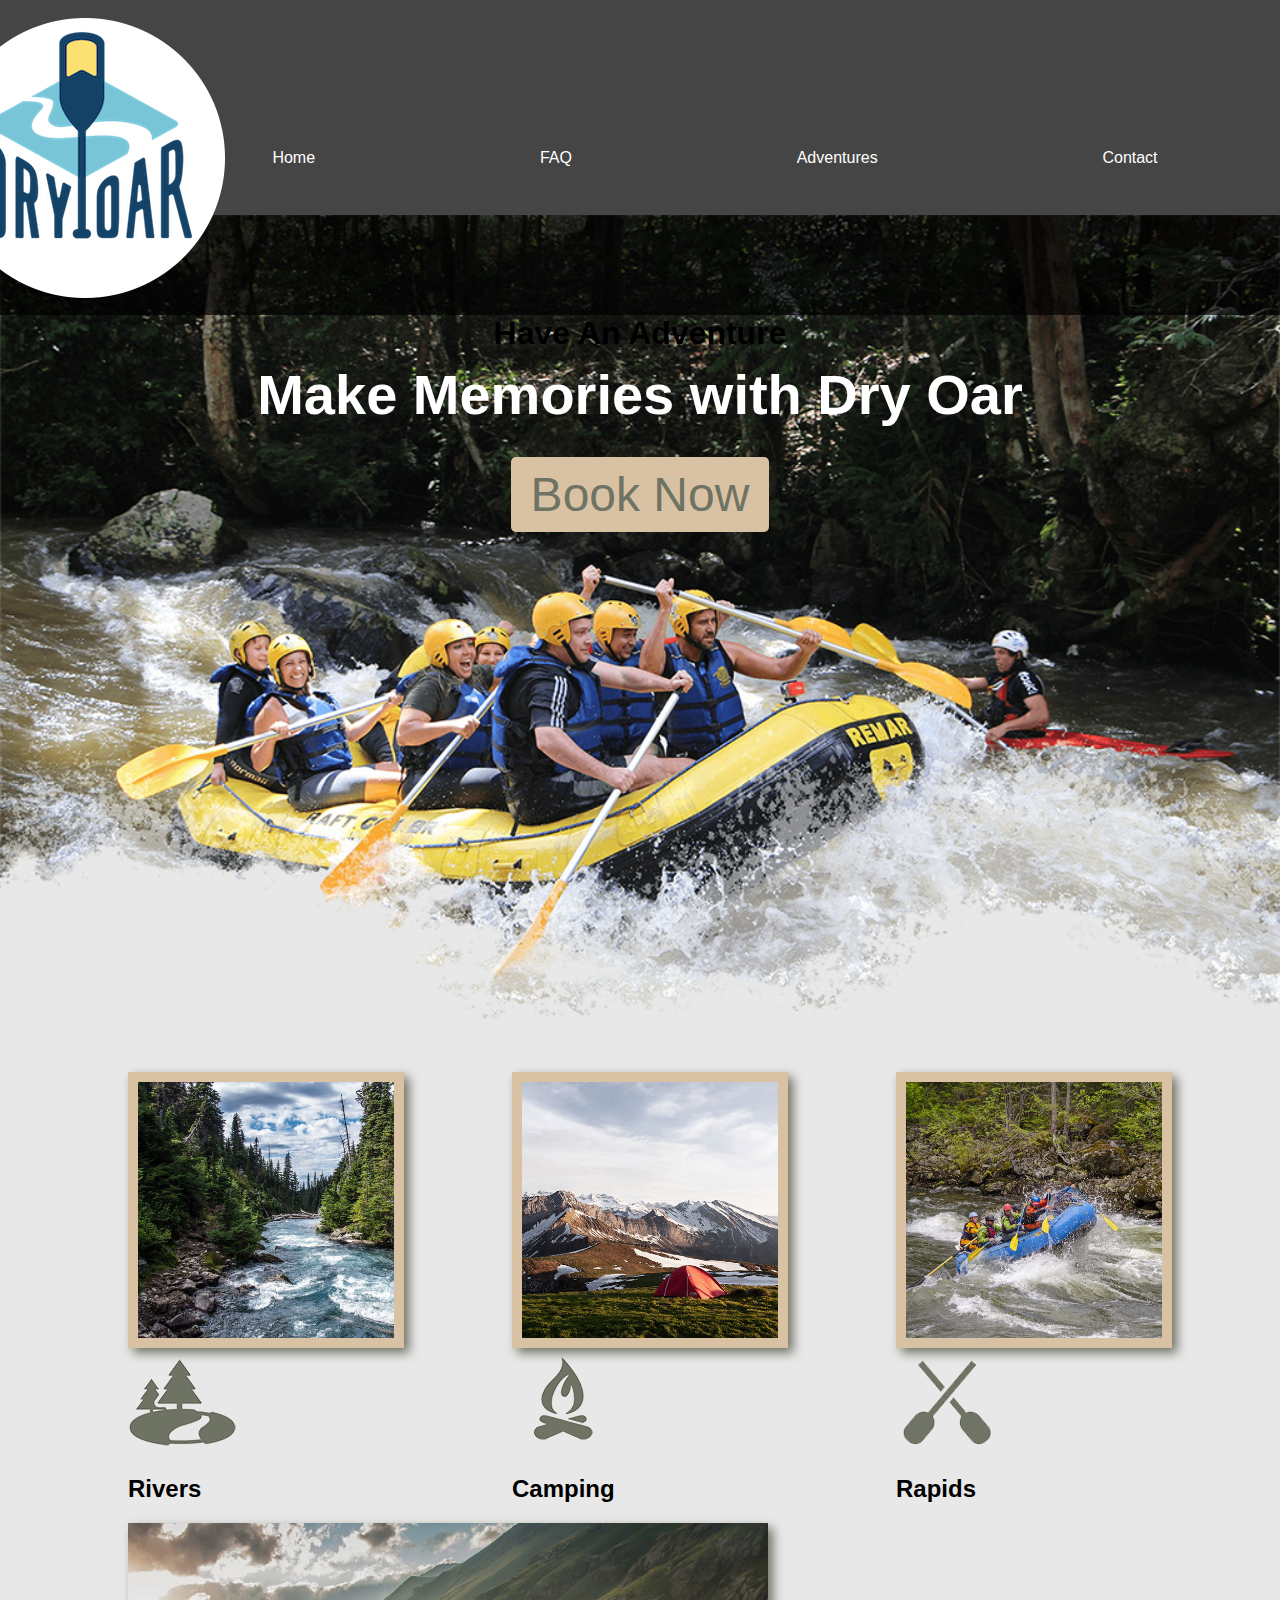
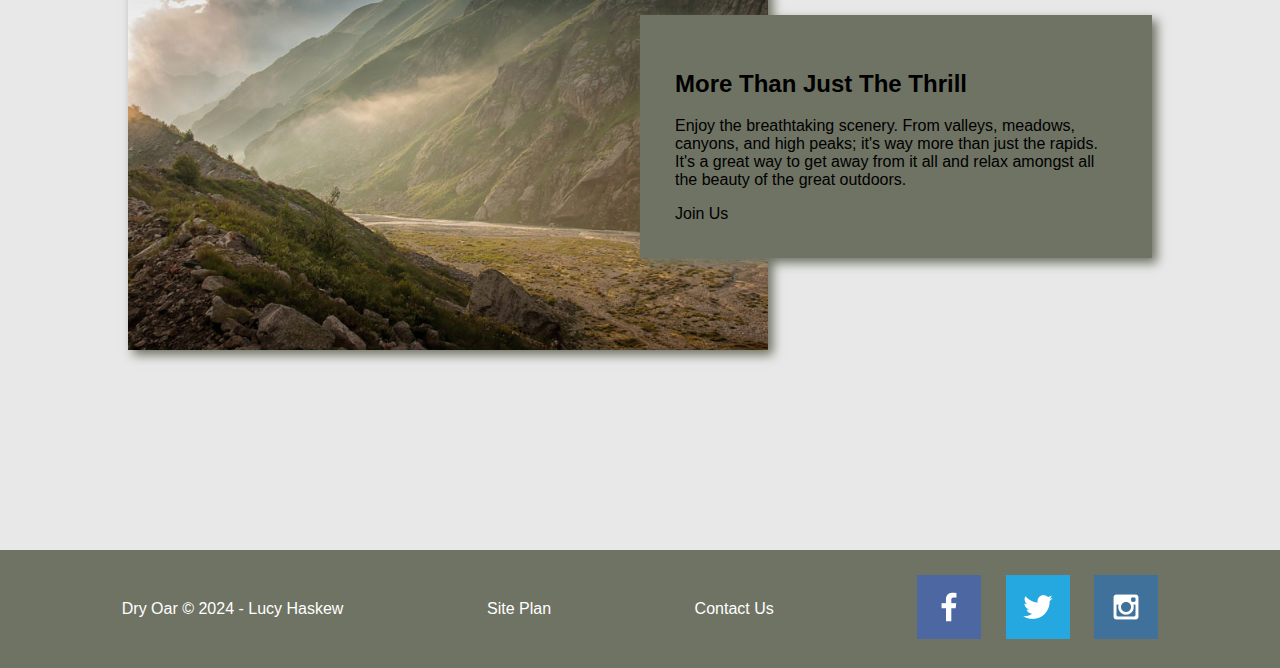
<file: wwr/index.html>
<!DOCTYPE html>
<html lang="en">
<head>
    <meta charset="UTF-8">
    <meta name="viewport" content="width=device-width, initial-scale=1.0">
    <title>Dry Oar Adventures</title>
    <link rel="stylesheet" href="styles/style.css">
</head>
<body>
    <header>
        <a id="logo_link" href="index.html"><img src="images/logo.png" alt="Dry Oar Adventures"></a>
        <nav>
            <a href="index.html">Home</a>
            <a href="faq.html">FAQ</a>
            <a href="adventures.html">Adventures</a>
            <a href="contactus.html">Contact</a>
        </nav>
    </header>
    
    <div id="hero">
        <div id="hero-box">
            <img id="hero-img" src="images/hero.png" alt="People enjoying white water rafting">
        </div>
        <section id="hero-msg">
            <h1 class="home-title">Have An Adventure</h1>
            <h4>Make Memories with Dry Oar</h4>
            <div class="button-box">
                <a class="book" href="rates.html">Book Now</a>
            </div>
        </section>
    </div>
    
    <main class="home-grid">
        <section class="rivers-card">
            <img class="card-img" src="images/rivers.jpg" alt="river in forest">
            <img class="icon" src="images/river_icon.png" alt="river icon">
            <h2>Rivers</h2>
        </section>
        <section class="camping-card">
            <img class="card-img" src="images/camping.jpg" alt="tent in mountains">
            <img class="icon" src="images/fire_icon.png" alt="fire icon">
            <h2>Camping</h2>
        </section>
        <section class="rapids-card">
            <img class="card-img" src="images/rapids.jpg" alt="rafting boat">
            <img class="icon" src="images/oars.png" alt="oars icon">
            <h2>Rapids</h2>
        </section>
        <div id="background"></div>
        <img class="mountains" src="images/mountains.jpg" alt="Misty mountains">
        <section class="msg">
            <h2>More Than Just The Thrill</h2>
            <p>Enjoy the breathtaking scenery. From valleys, meadows, canyons, and high peaks; it's way more than just the rapids. It's a great way to get away from it all and relax amongst all the beauty of the great outdoors.</p>
            <a class='join' href="rivers.html">Join Us</a>
        </section>
    </main>
    
    <footer>
        <p>Dry Oar © 2024 - Lucy Haskew</p>
        <p><a href="site-plan-rafting.html">Site Plan</a></p>
        <p><a href="contactus.html">Contact Us</a></p>
        <div class="social">
            <a href="https://facebook.com" target="_blank">
                <img src="images/facebook.png" alt="fb icon">
            </a>
            <a href="https://twitter.com" target="_blank">
                <img src="images/twitter.png" alt="twitter icon">
            </a>
            <a href="https://instagram.com" target="_blank">
                <img src="images/instagram.png" alt="instagram icon">
            </a>
        </div>
    </footer>
</body>
</html>
</file>
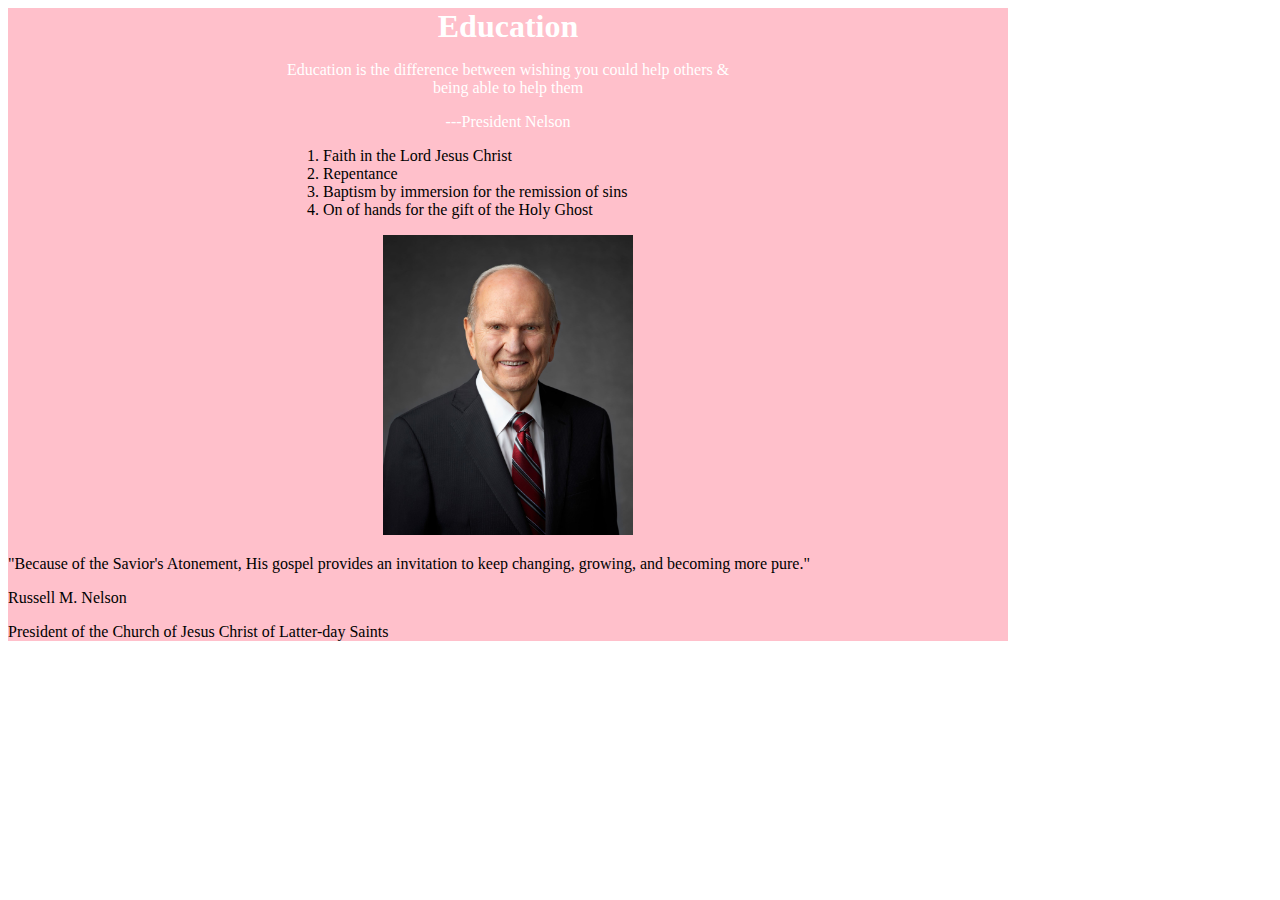
<file: 100523IceChallenge.html>
<!DOCTYPE html>
<html lang="en">
<head>
    <meta charset="UTF-8">
    <meta name="viewport" content="width=device-width, initial-scale=1.0">
    <title>Ice Challenge W04</title>
    <link rel="stylesheet" href="100523IceChallengeStyles.css">
</head>
<body>
    <main>
        <h1>Education</h1>
        <div class="maincontent">
            <p>Education is the difference between wishing you could help others & being able to help them</p>
            <p>---President Nelson</p>
        <div class="list">
            <ol>
                <li>Faith in the Lord Jesus Christ</li>
                <li>Repentance</li>
                <li>Baptism by immersion for the remission of sins</li>
                <li>On of hands for the gift of the Holy Ghost</li>
            </ol>
        </div class="img">
            <img src="russell_nelson_official_portrait_2018.jpeg" alt="Pres Nelson"
                width="250"
                height="300">
        </div>
        <div class="quote">
            <p>"Because of the Savior's Atonement, His gospel provides an invitation to keep changing, growing, and becoming more pure."</p>
        </div>
        <div class="nametitle">
            <p>Russell M. Nelson</p>
            <p>President of the Church of Jesus Christ of Latter-day Saints</p>
        </div>
    </main>
</body>
</html>
</file>
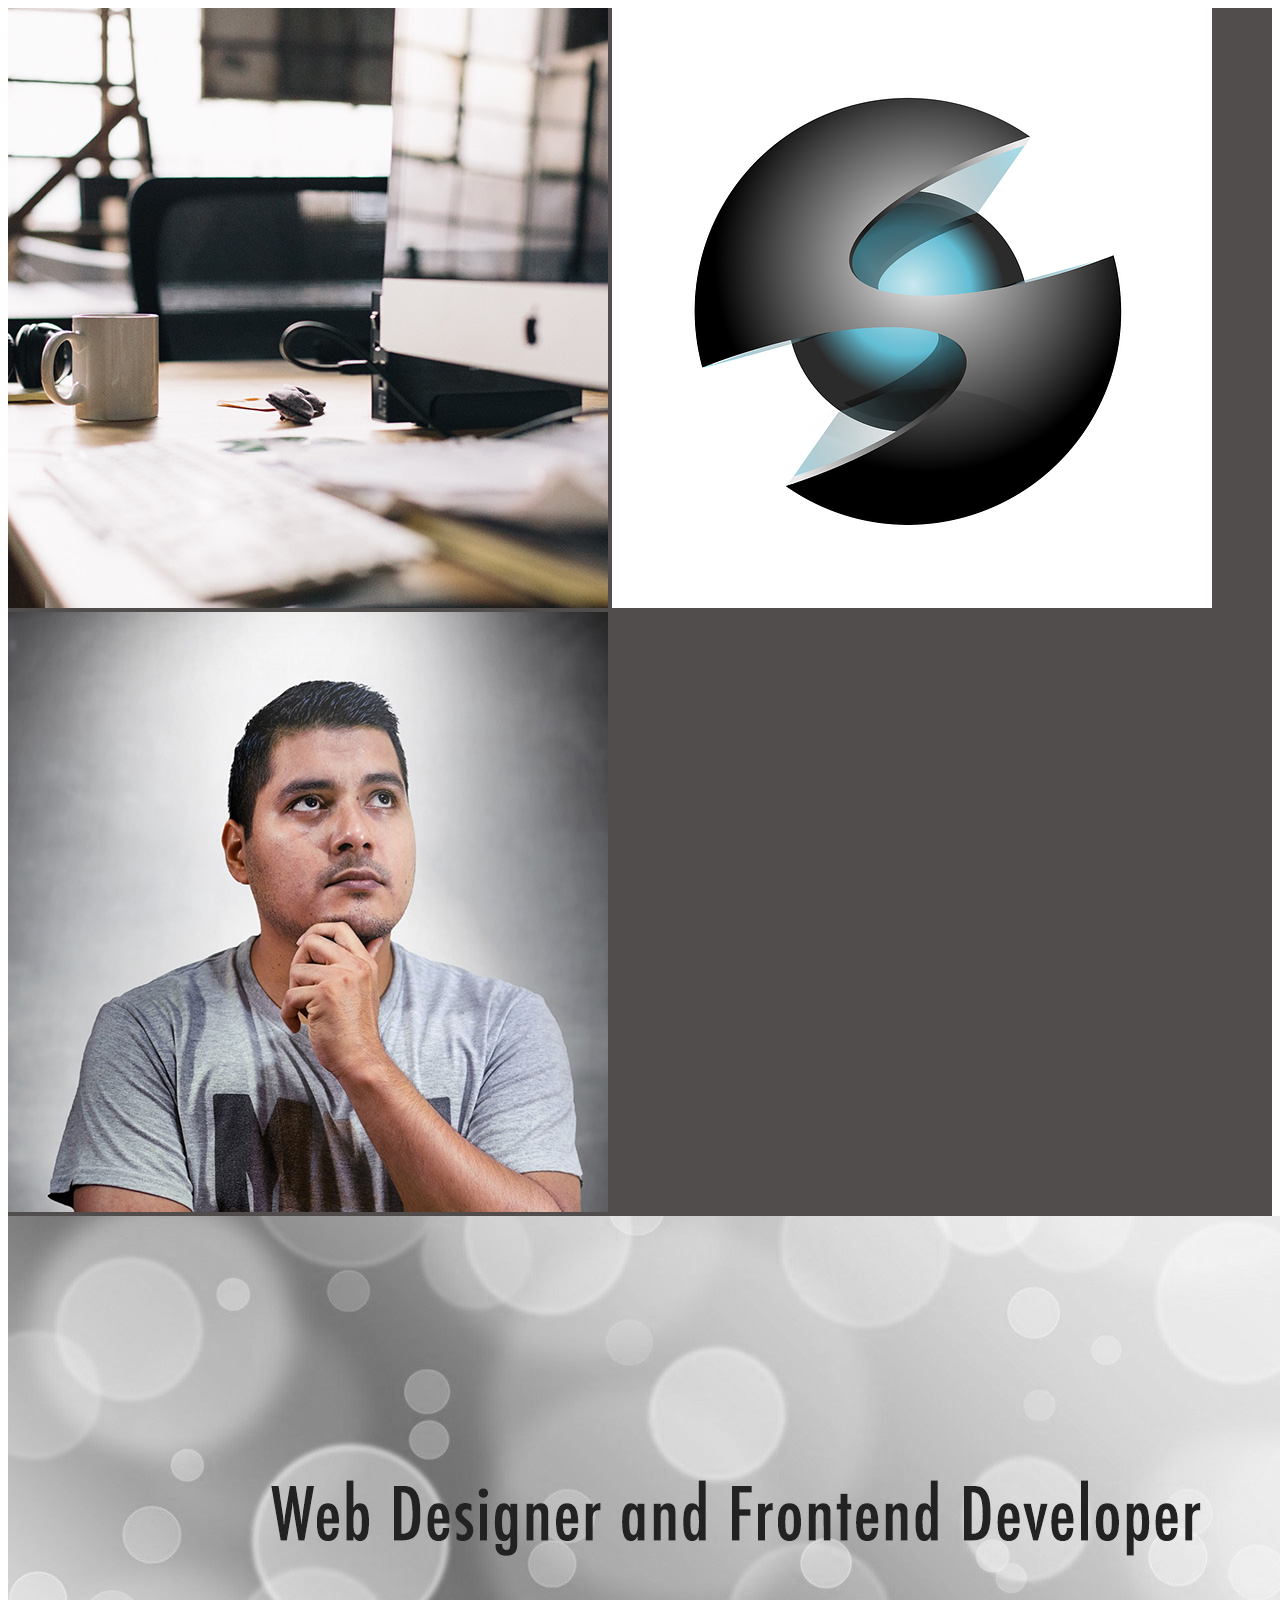
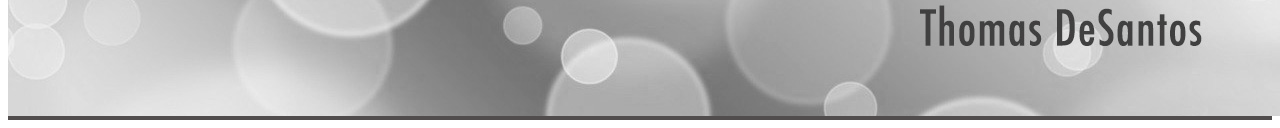
<file: 101023IceChallenge.html>
<!DOCTYPE html>
<html lang="en">
<head>
    <meta charset="UTF-8">
    <meta name="viewport" content="width=device-width, initial-scale=1.0">
    <title>Thomas DeSantos</title>
    <link rel="stylesheet" href="101023IceChallengeStyles.css">
</head>
<body>
    <main>
        <div class = "groupimages">
            <img src="w05_ice_image_desk.jpg" alt="desk">
            <img src="w05_ice_image_graphic.png" alt="graphic">
            <img src="w05_ice_image_person.jpg" alt="person">
            <img src="w05_circles.jpg" alt="circles">
        </div>
    </main>
</body>
</html>
</file>
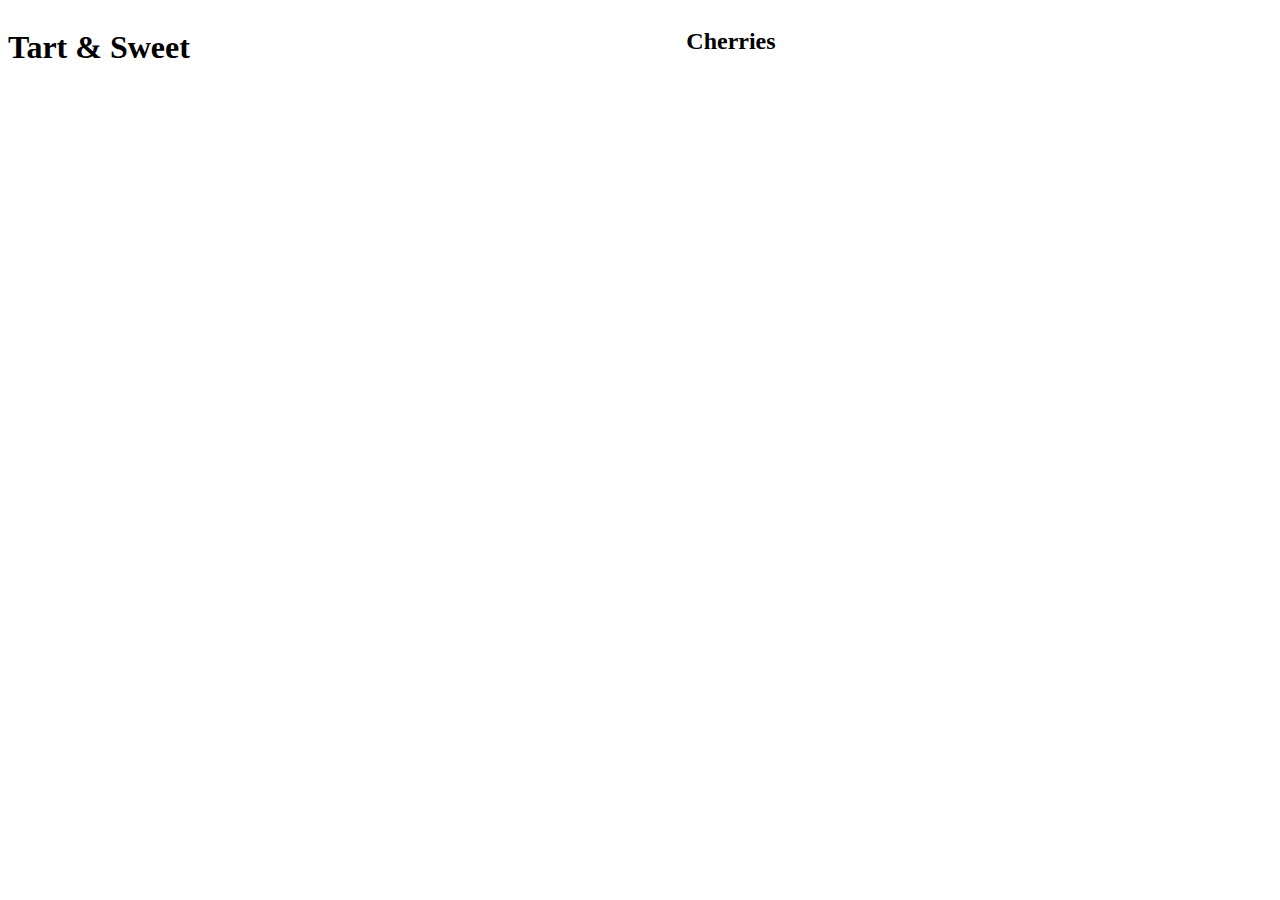
<file: 101723IceChallenge.html>
<!DOCTYPE html>
<html lang="en">
<head>
    <meta charset="UTF-8">
    <meta name="viewport" content="width=device-width, initial-scale=1.0">
    <title>Tart Cherry</title>
    <link rel="stylesheet" href="101723IceChallengeStyles.css">
</head>
<body>
    <div class = "grid-container">
        <h1>Tart & Sweet</h1>
        <h2>Cherries</h2>
    </div>
</body>
</html>
</file>
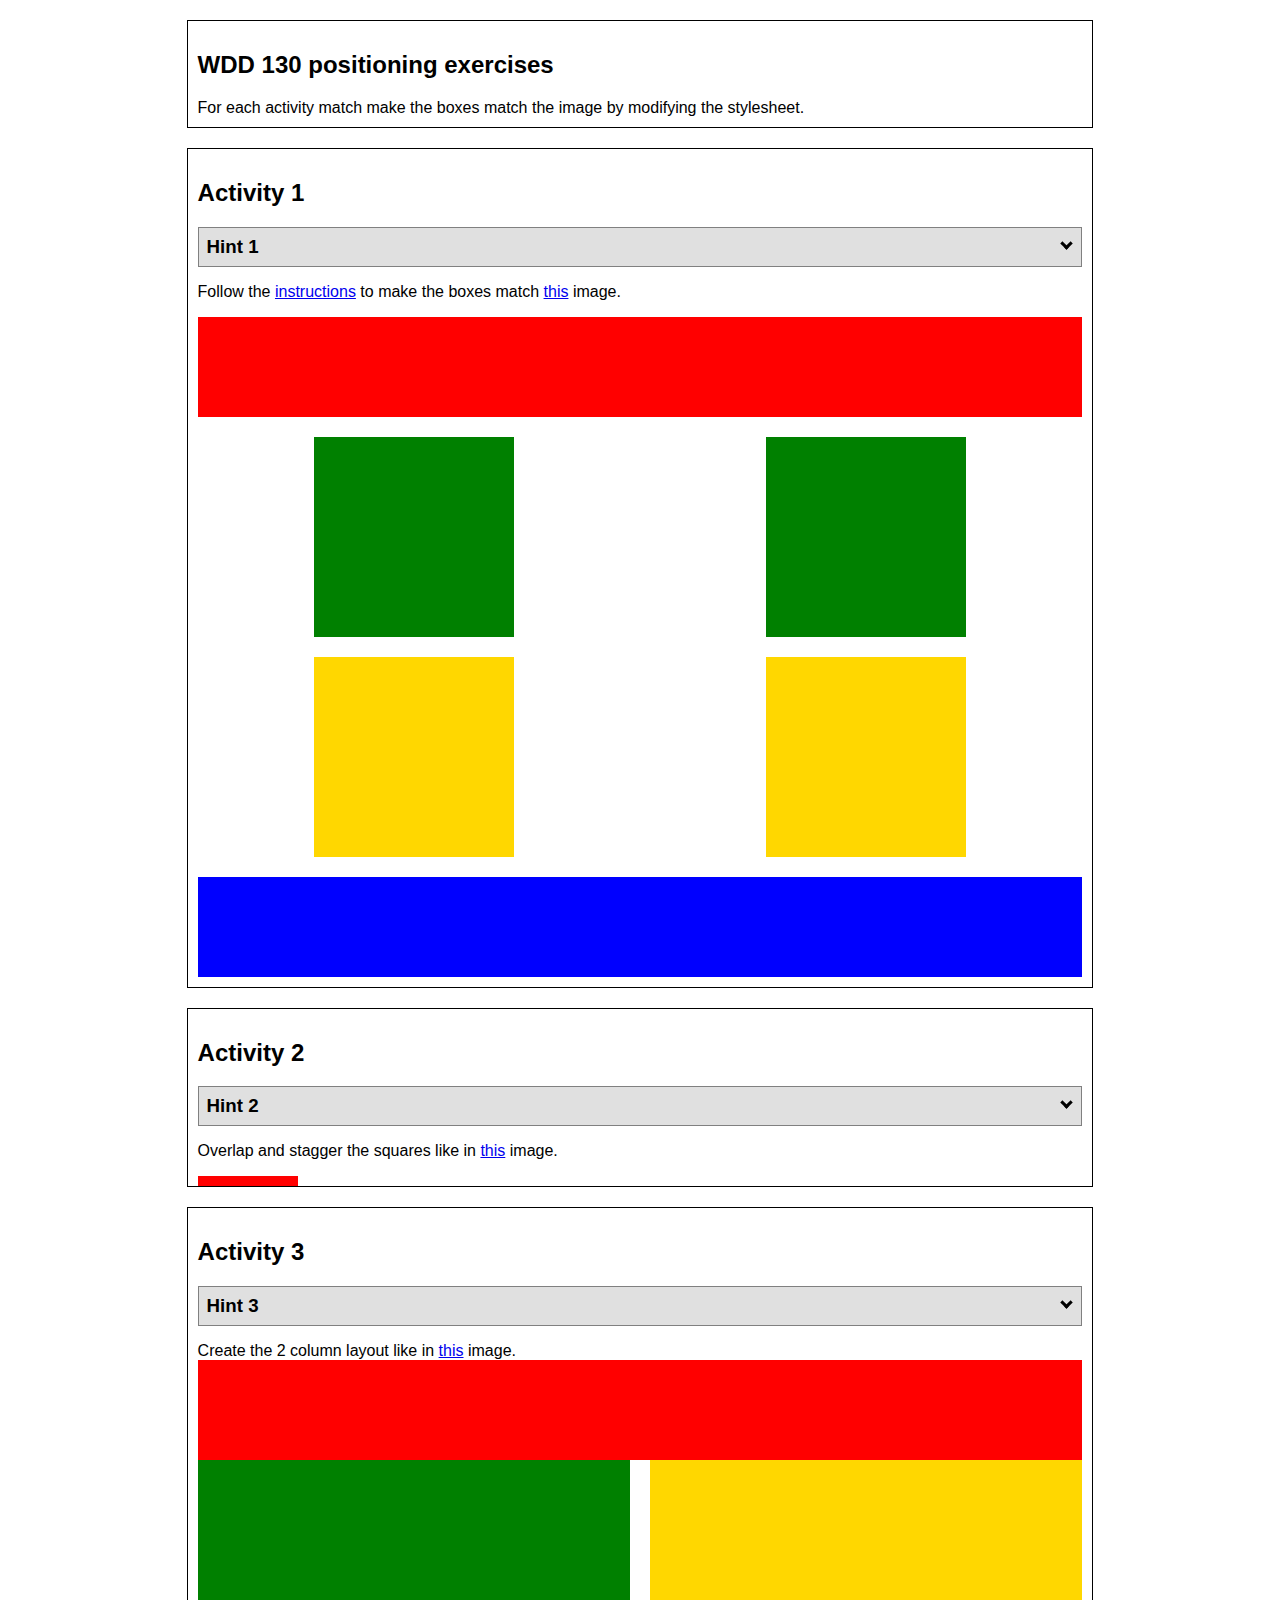
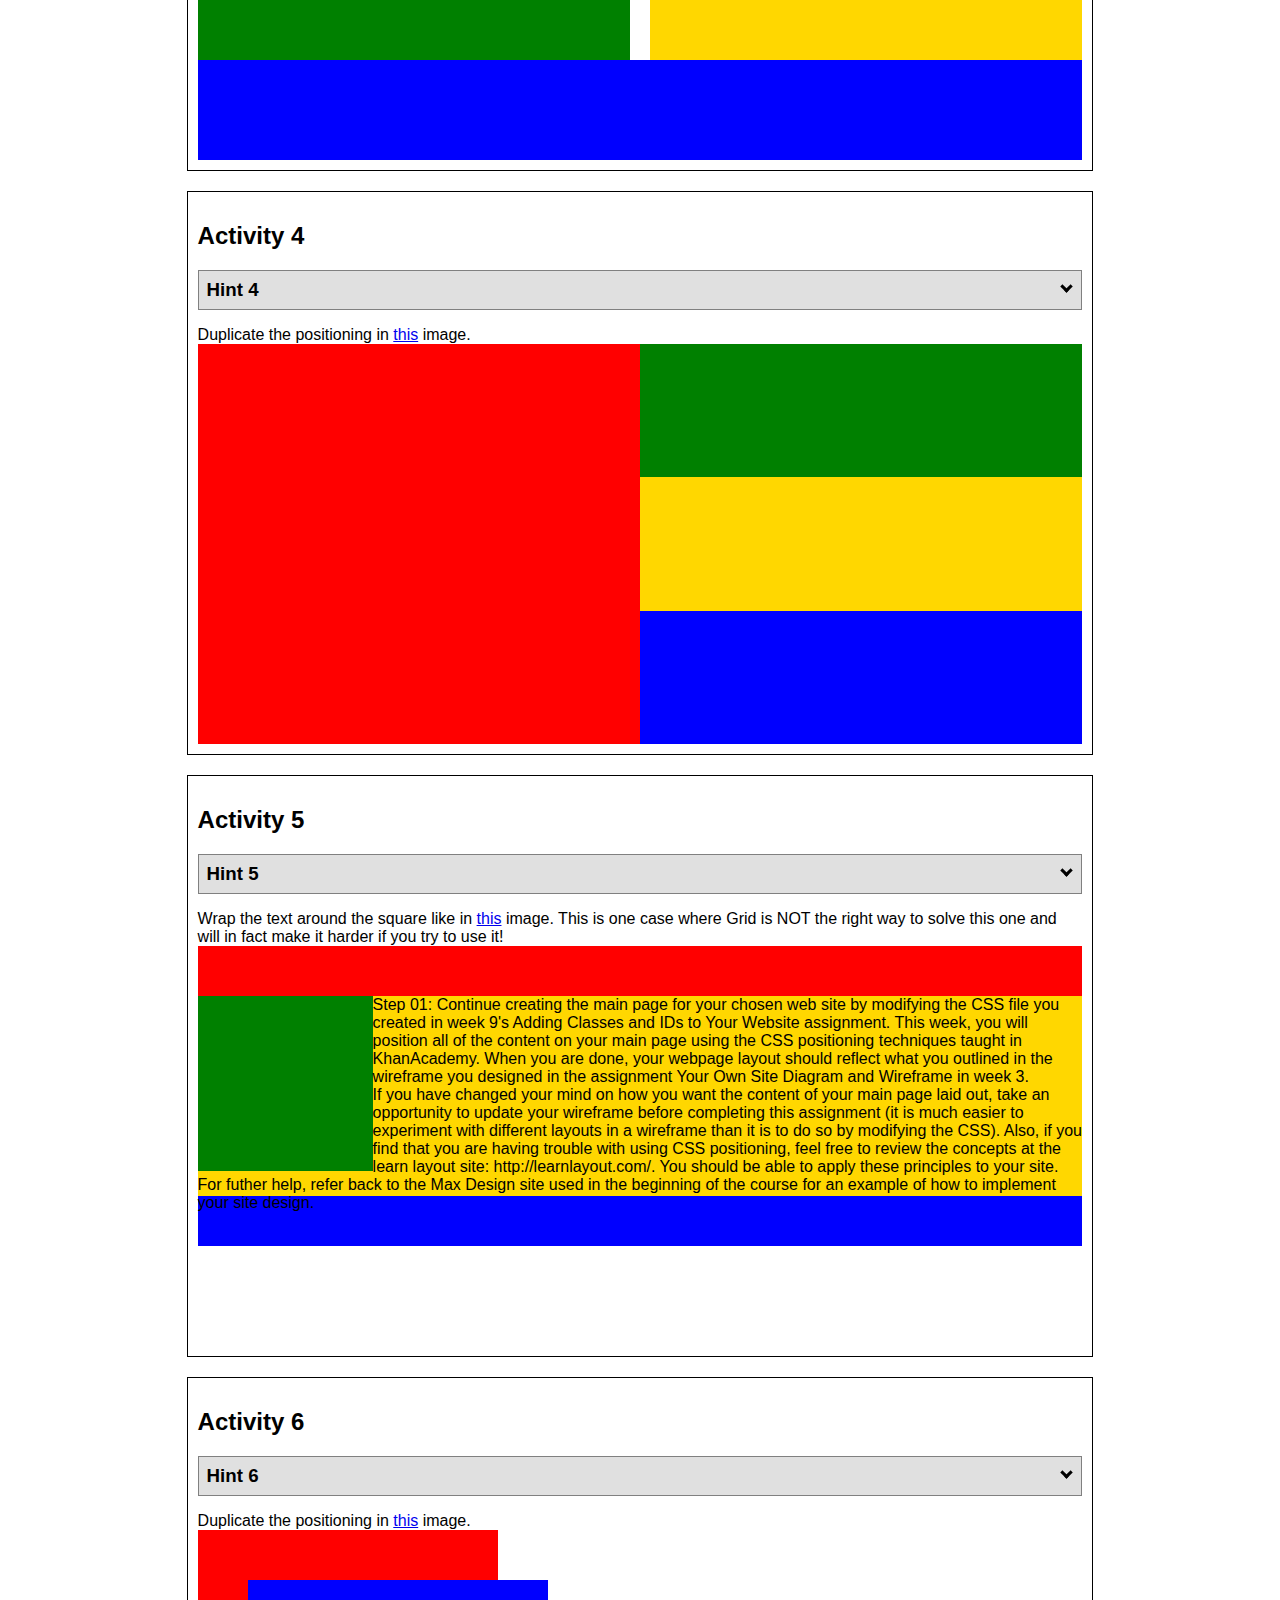
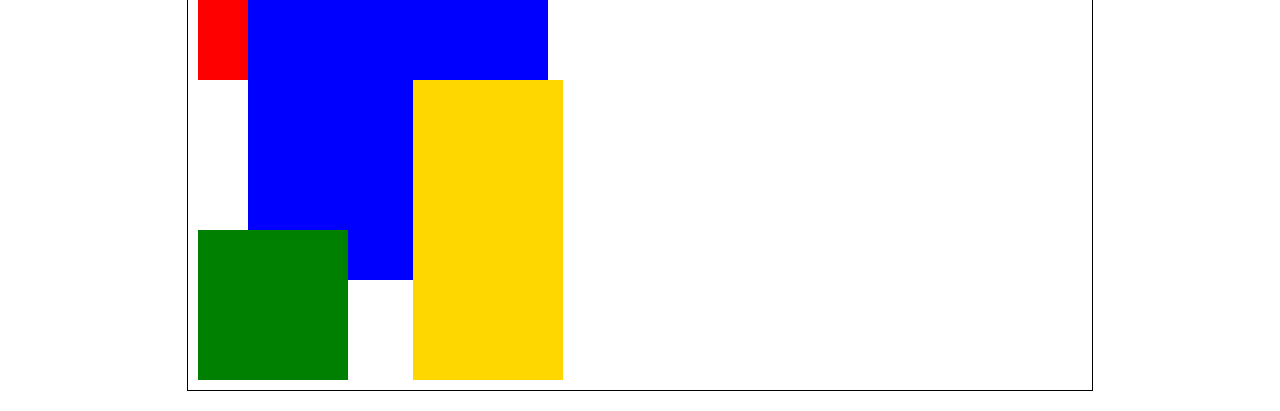
<file: positioning.html>
<!DOCTYPE html>
<html lang="en">
  <head>
    <!-- HTML - Name: positioning.html -->
    <title>Positioning Activity</title>
    <link rel="stylesheet" type="text/css" href="positionstyles.css" />
  </head>
  <body>
    <div class="activity">
      <h2>WDD 130 positioning exercises</h2>
      For each activity match make the boxes match the image by modifying the stylesheet.</div>
    <div class="activity">
      <h2>Activity 1</h2>
      <section class="hint"><input type="checkbox" ><i></i> <h3>Hint 1</h3><div><p>Check out the <a href="https://byui-wdd.github.io/wdd130/activities/w06-css-positioning.html" target="_blank">activity instructions</a> in Ilearn!</p></div></section>
      <p>Follow the <a href="https://byui-wdd.github.io/wdd130/activities/w06-css-positioning.html" target="_blank">instructions</a> to make the boxes match  <a href="https://byui-wdd.github.io/wdd130/images/example1.png" target="_blank">this</a> image.</p>
      <div class="content1" >
        <div class="red1" ></div>
        <div class="green1" ></div>
        <div class="green1" ></div>
        <div class="yellow1"></div>
        <div class="yellow1"></div>
        <div class="blue1"></div>
      </div>
    </div>
    <div class="activity">
      <h2>Activity 2</h2>
      <section class="hint"><input type="checkbox" > <h3>Hint 2</h3><i></i><div>
      <ul>
      <li>grid-template-columns: 50px 50px 50px 50px 50px </li></ul></div></section>
      <p>Overlap and stagger the squares like in <a href="https://byui-wdd.github.io/wdd130/images/example2.png" target="_blank">this</a> image.</p>
      <div class="content2" >
        <div class="red2" ></div>
        <div class="green2" ></div>
        <div class="yellow2"></div>
        <div class="blue2"></div>
      </div>
    </div>
    <div class="activity">
      <h2>Activity 3</h2>
      <section class="hint"><input type="checkbox" > <h3>Hint 3</h3><i></i><div><p>This one is going to be best solved with CSS Grid. Remember to make the boxes the right width first...then start moving them around. </p><h4>Properties used:</h4><ul><li>display:grid;</li><li>grid-template-columns:</li><li>grid-column-gap:</li>
        <li>grid-column:</li>  </ul></div></section>
      Create the 2 column layout like in <a href="https://byui-wdd.github.io/wdd130/images/example3.png" target="_blank">this</a>  image.
      <div class="content3" >
        <div class="red3" ></div>
        <div class="green3" ></div>
        <div class="yellow3"></div>
        <div class="blue3"></div>
      </div>
    </div>
    <div class="activity">
      <h2>Activity 4</h2>
      <section class="hint"><input type="checkbox" > <h3>Hint 4</h3><i></i><div><p>For the others we have been primarily concerned with width. For this one you will need to adjust height as well. </p><h4>Properties used:</h4><ul><li>display:grid;</li><li>grid-template-columns:</li><li>grid-row:</li></ul></div></section>
      Duplicate the positioning in <a href="https://byui-wdd.github.io/wdd130/images/example4.png" target="_blank">this</a> image. 
      <div class="content4" >
        <div class="red4" ></div>
        <div class="green4" ></div>
        <div class="yellow4"></div>
        <div class="blue4"></div>
      </div>
    </div>

    <div class="activity">
      <h2>Activity 5</h2>
      <section class="hint"><input type="checkbox" > <h3>Hint 5</h3><i></i><div><p>Grid is <strong>not</strong> the right way to do this.  In fact there is only one way to really do that...and that is with float. Remember that we float the thing we want the text to wrap around.  Also remember to start by making all the shapes the right size and shape.</p><h4>Properties used:</h4><ul><li>float: left;</li></ul></div></section>
      Wrap the text around the square like in <a href="https://byui-wdd.github.io/wdd130/images/example5.png" target="_blank">this</a> image. This is one case where Grid is NOT the right way to solve this one and will in fact make it harder if you try to use it!
      <div class="content5" >
        <div class="red5" ></div>
        <div class="green5" ></div>
        <div class="yellow5">Step 01: Continue creating the main page for your chosen web site by modifying the CSS file you created in week 9's Adding Classes and IDs to Your Website assignment. This week, you will position all of the content on your main page using the CSS positioning techniques taught in KhanAcademy. When you are done, your webpage layout should reflect what you outlined in the wireframe you designed in the assignment Your Own Site Diagram and Wireframe in week 3. <br />
          If you have changed your mind on how you want the content of your main page laid out, take an opportunity to update your wireframe before completing this assignment (it is much easier to experiment with different layouts in a wireframe than it is to do so by modifying the CSS). Also, if you find that you are having trouble with using CSS positioning, feel free to review the concepts at the learn layout site: http://learnlayout.com/. You should be able to apply these principles to your site. For futher help, refer back to the Max Design site used in the beginning of the course for an example of how to implement your site design.</div>
        <div class="blue5"></div>
      </div>
    </div>
    <div class="activity">
      <h2>Activity 6</h2>
      <section class="hint"><input type="checkbox" > <h3>Hint 6</h3><i></i><div><p>This one is all about visualizing the grid behind the layout. If you are having a hard time doing that first: all the sizes are even multiples of 100, and second here is another example with the lines drawn: <a href="https://byui-wdd.github.io/wdd130/images/example6-hint.png" target="_blank">example 6 with lines</a>. For this one you will find it easiest if you use px for the column width. You can also use <kbd>z-index</kbd> to control the element layering.    </p><h4>Properties used:</h4><ul><li>display:grid;</li><li>grid-template-columns:</li><li>grid-column:</li><li>grid-row:</li><li><a href="https://www.w3schools.com/cssref/pr_pos_z-index.asp" target="_blank">z-index:</a></li></ul></div></section>
      Duplicate the positioning in <a href="https://byui-wdd.github.io/wdd130/images/example6.png" target="_blank">this</a> image.
      <div class="content6" >
        <div class="red6" ></div>
        <div class="green6" ></div>
        <div class="yellow6"></div>
        <div class="blue6"></div>
      </div>
    </div>
  </body>
</html>
</file>
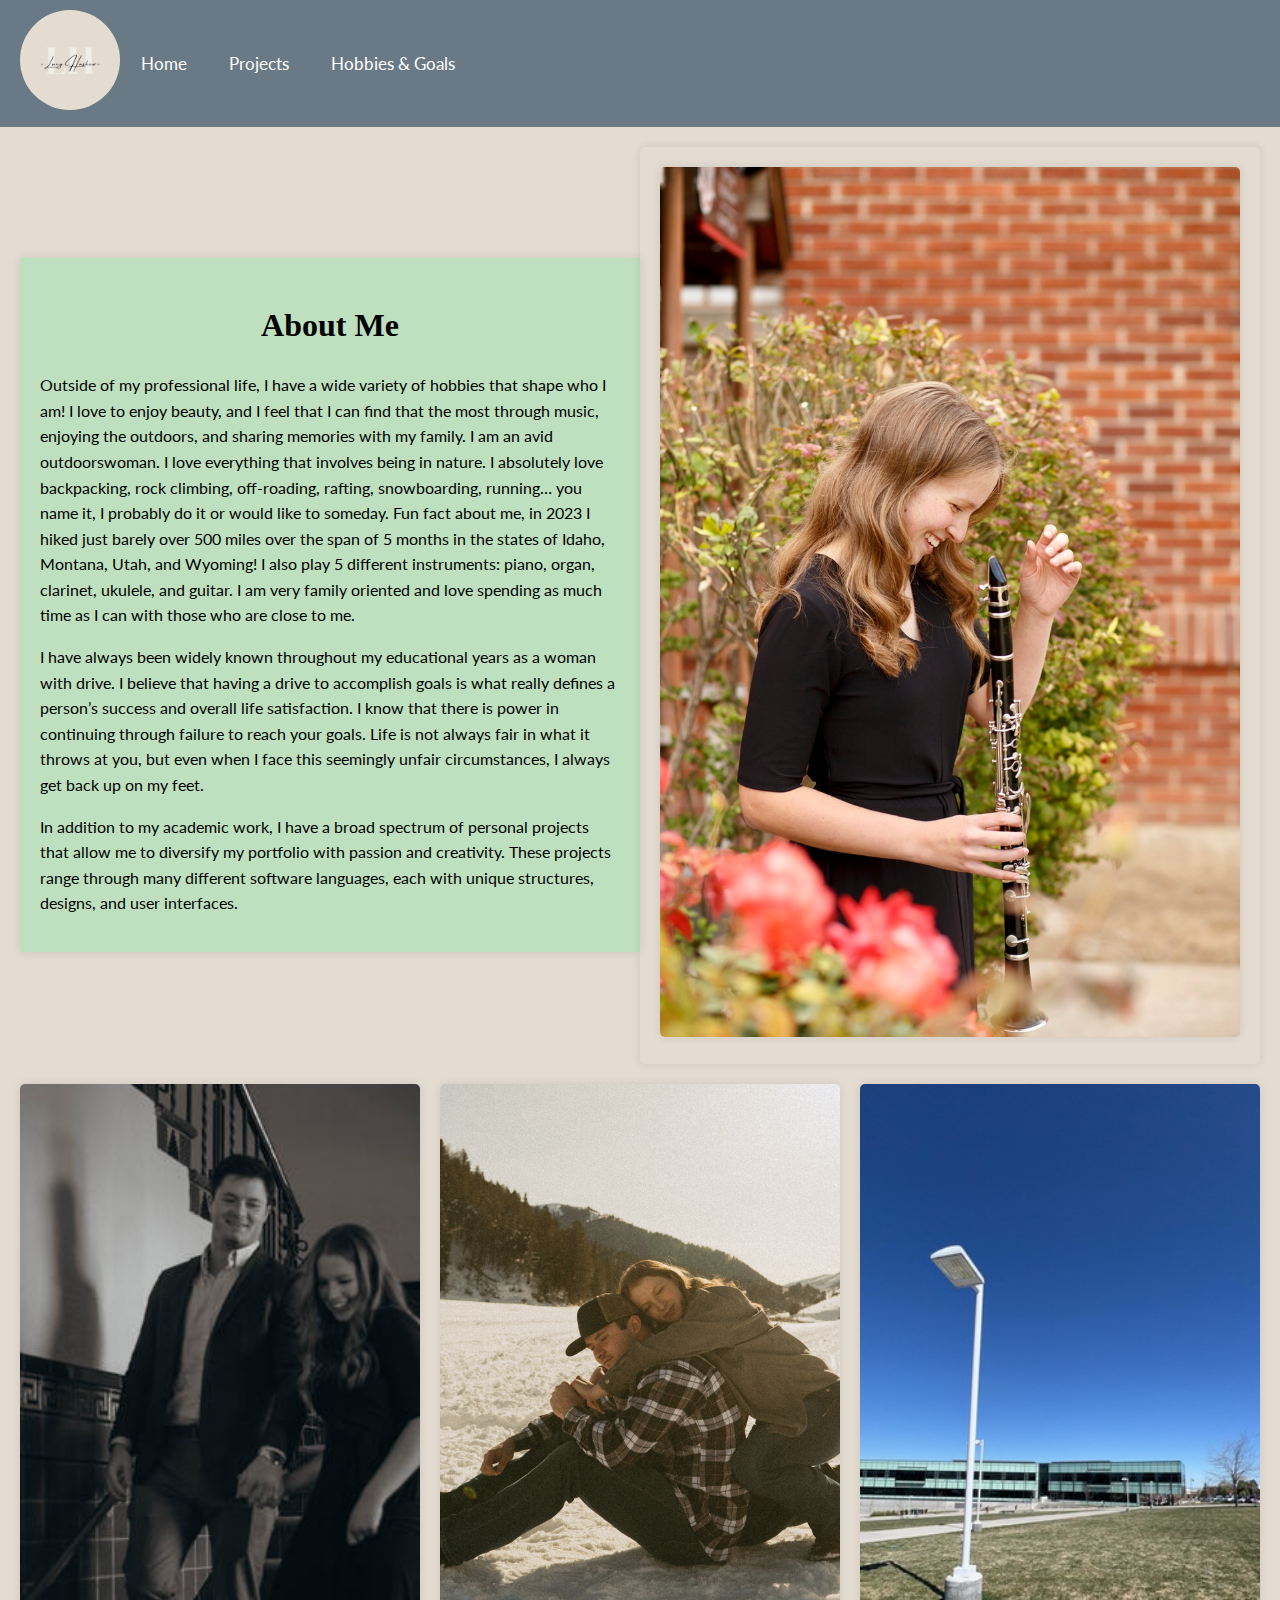
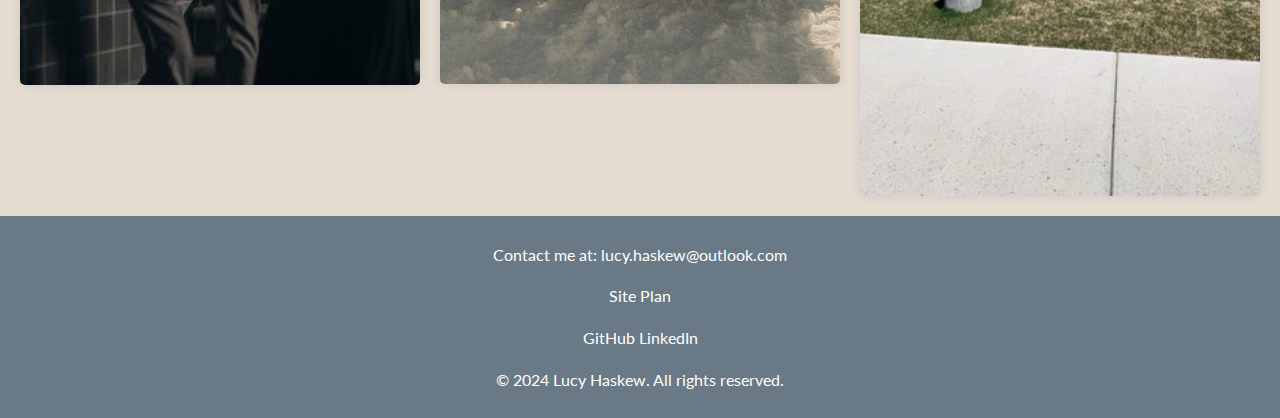
<file: personalportfolio/page3.html>
<!DOCTYPE html>
<html lang="en">
<head>
    <meta charset="UTF-8">
    <meta name="viewport" content="width=device-width, initial-scale=1.0">
    <title>Page 3</title>
    <link rel="stylesheet" href="styles/styles.css">
</head>
<body>
    <header>
        <div class="logo">
            <img src="photos/logo1.png" alt="Logo">
        </div>
        <div class="topnav" id="myTopnav">
            <a href="index.html">Home</a>
            <a href="page2.html">Projects</a>
            <a href="page3.html">Hobbies & Goals</a>
            <a href="javascript:void(0);" class="icon" onclick="myFunction()">
                <i class="fa fa-bars"></i>
            </a>
        </div>
    </header>
    <main>
        <section id="main-photo">
            <div class="text-content">
                <h1>About Me</h1>
                <p>Outside of my professional life, I have a wide variety of hobbies that shape who I am! I love to enjoy beauty, and I feel that I can find that the most through music, enjoying the outdoors, and sharing memories with my family. I am an avid outdoorswoman. I love everything that involves being in nature. I absolutely love backpacking, rock climbing, off-roading, rafting, snowboarding, running… you name it, I probably do it or would like to someday. Fun fact about me, in 2023 I hiked just barely over 500 miles over the span of 5 months in the states of Idaho, Montana, Utah, and Wyoming! I also play 5 different instruments: piano, organ, clarinet, ukulele, and guitar. I am very family oriented and love spending as much time as I can with those who are close to me.</p>
                <p>I have always been widely known throughout my educational years as a woman with drive. I believe that having a drive to accomplish goals is what really defines a person’s success and overall life satisfaction. I know that there is power in continuing through failure to reach your goals. Life is not always fair in what it throws at you, but even when I face this seemingly unfair circumstances, I always get back up on my feet.</p>
                <p>In addition to my academic work, I have a broad spectrum of personal projects that allow me to diversify my portfolio with passion and creativity. These projects range through many different software languages, each with unique structures, designs, and user interfaces.</p>
            </div>
            <div class="main-image">
                <img src="photos/IMG_7663.jpg" alt="Main Image">
            </div>
        </section>
        <section id="additional-photos">
            <img src="photos/IMG_6496JPG.jpg" alt="Additional Photo 1">
            <img src="photos/IMG_8121JPG.jpg" alt="Additional Photo 2">
            <img src="photos/IMG_8738JPG.jpg" alt="Additional Photo 3">
        </section>
    </main>
    <footer>
        <p>Contact me at: <a href="mailto:lucy.haskew@outlook.com">lucy.haskew@outlook.com</a></p>
        <p><a href="site-plan.html">Site Plan</a></p>
        <div class="social-media">
            <a href="https://github.com/lhaskew/wdd130.git">GitHub</a>
            <a href="www.linkedin.com/in/lucy-haskew-2bb11b252">LinkedIn</a>
        </div>
        <p>&copy; 2024 Lucy Haskew. All rights reserved.</p>
    </footer>
    <script>
        function myFunction() {
            var x = document.getElementById("myTopnav");
            if (x.className === "topnav") {
                x.className += " responsive";
            } else {
                x.className = "topnav";
            }
        }
    </script>
</body>
</html>
</file>
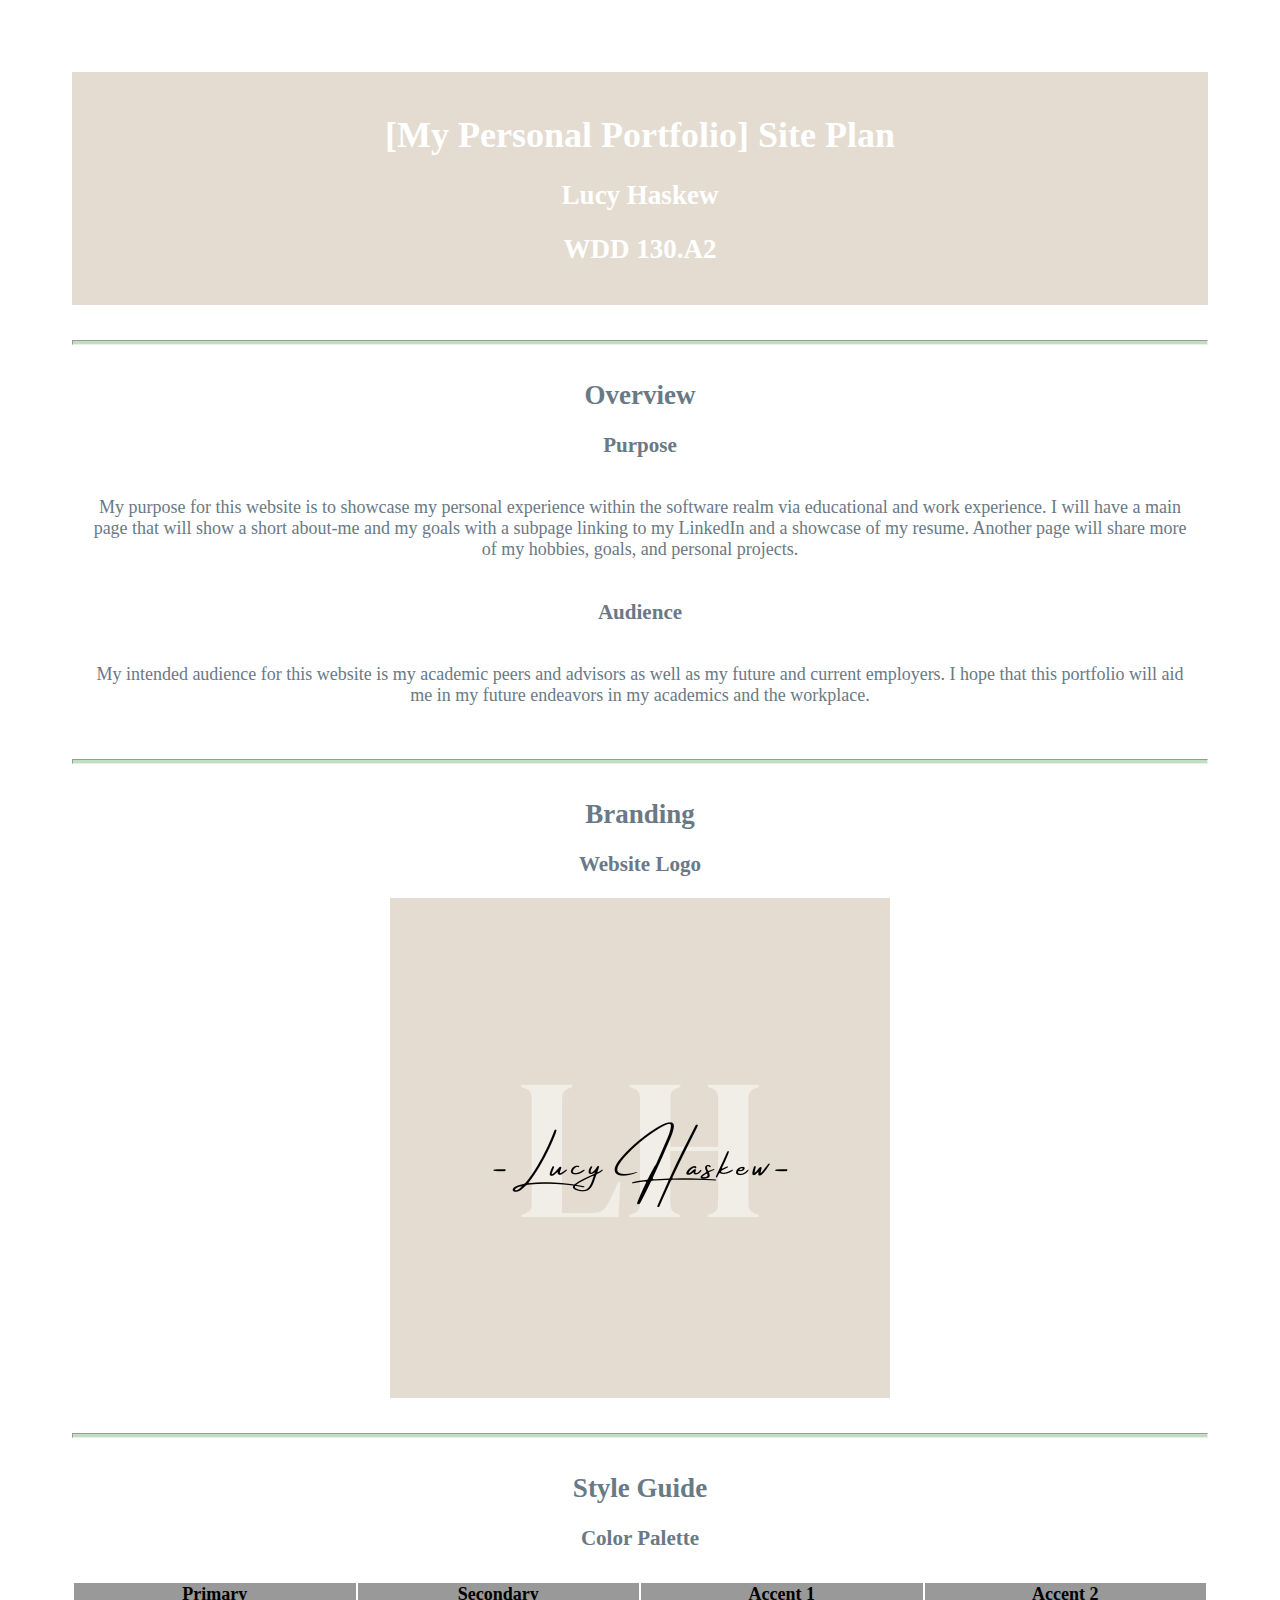
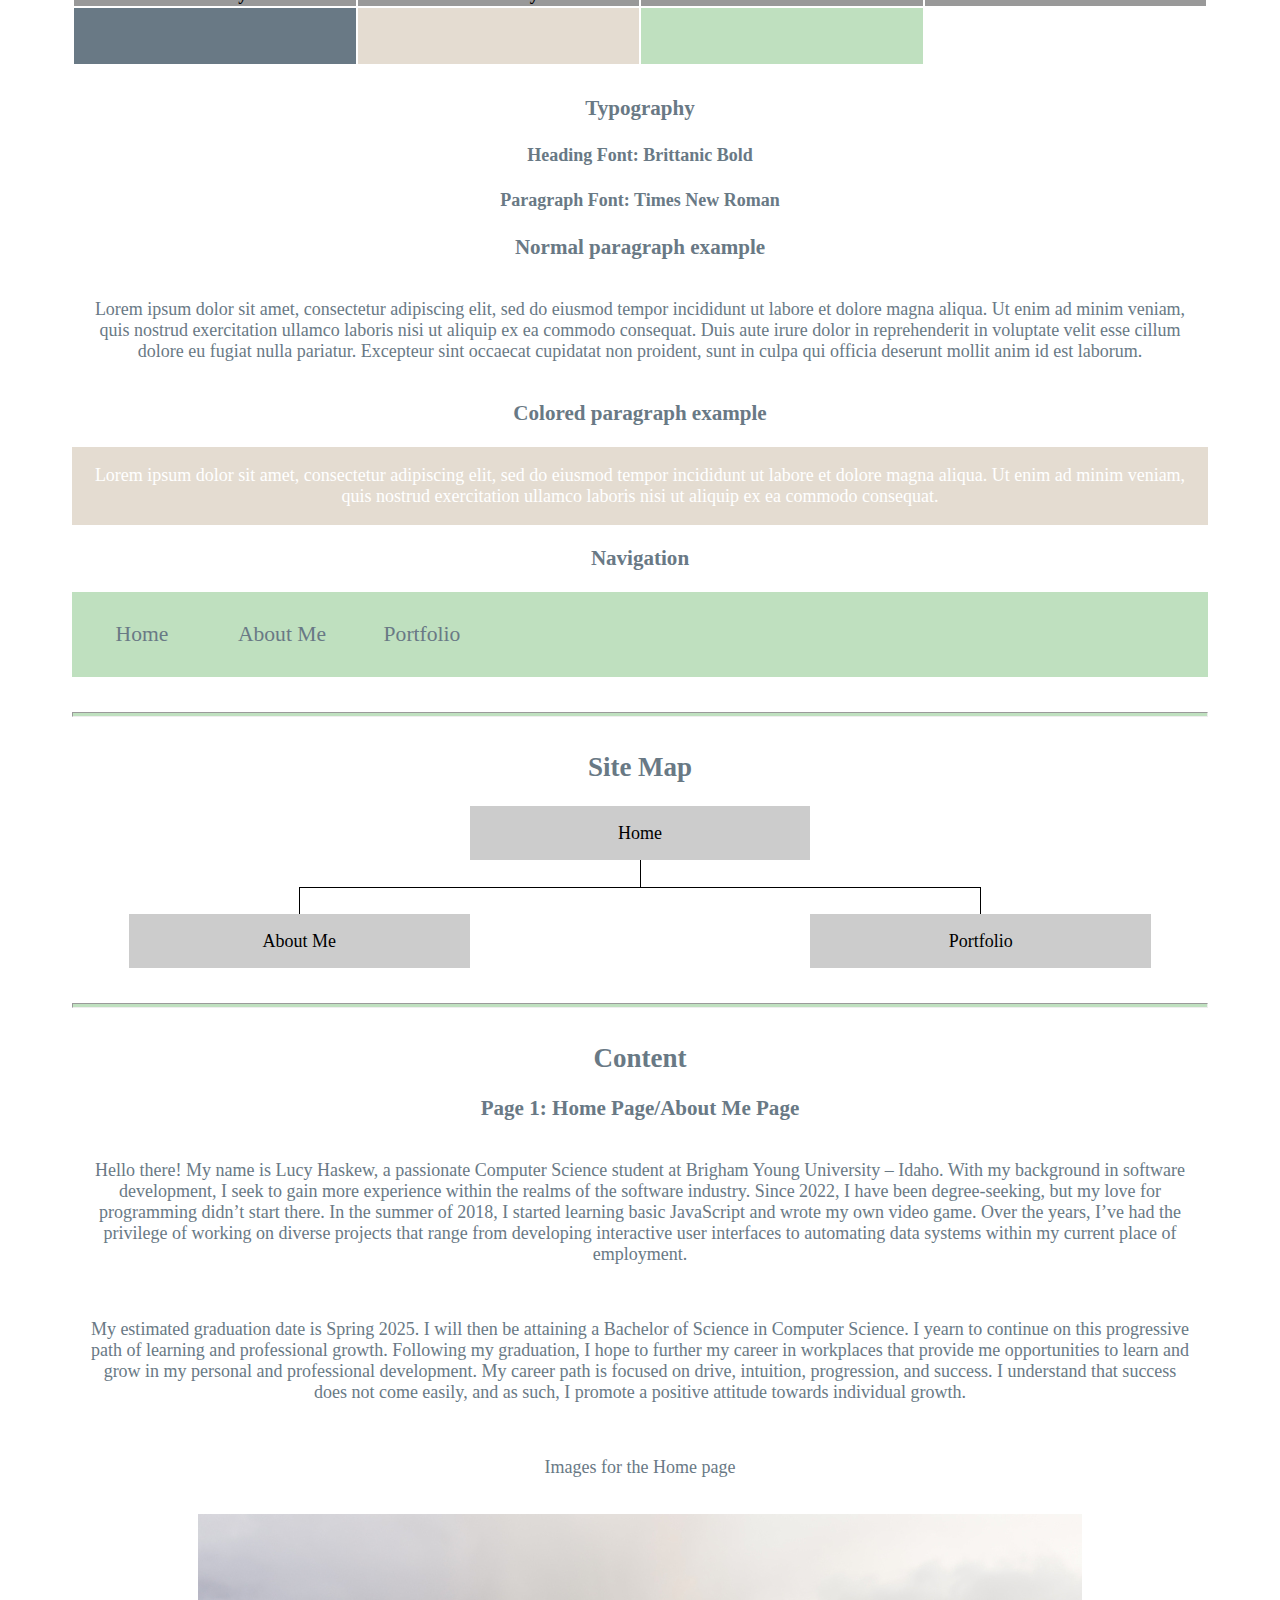
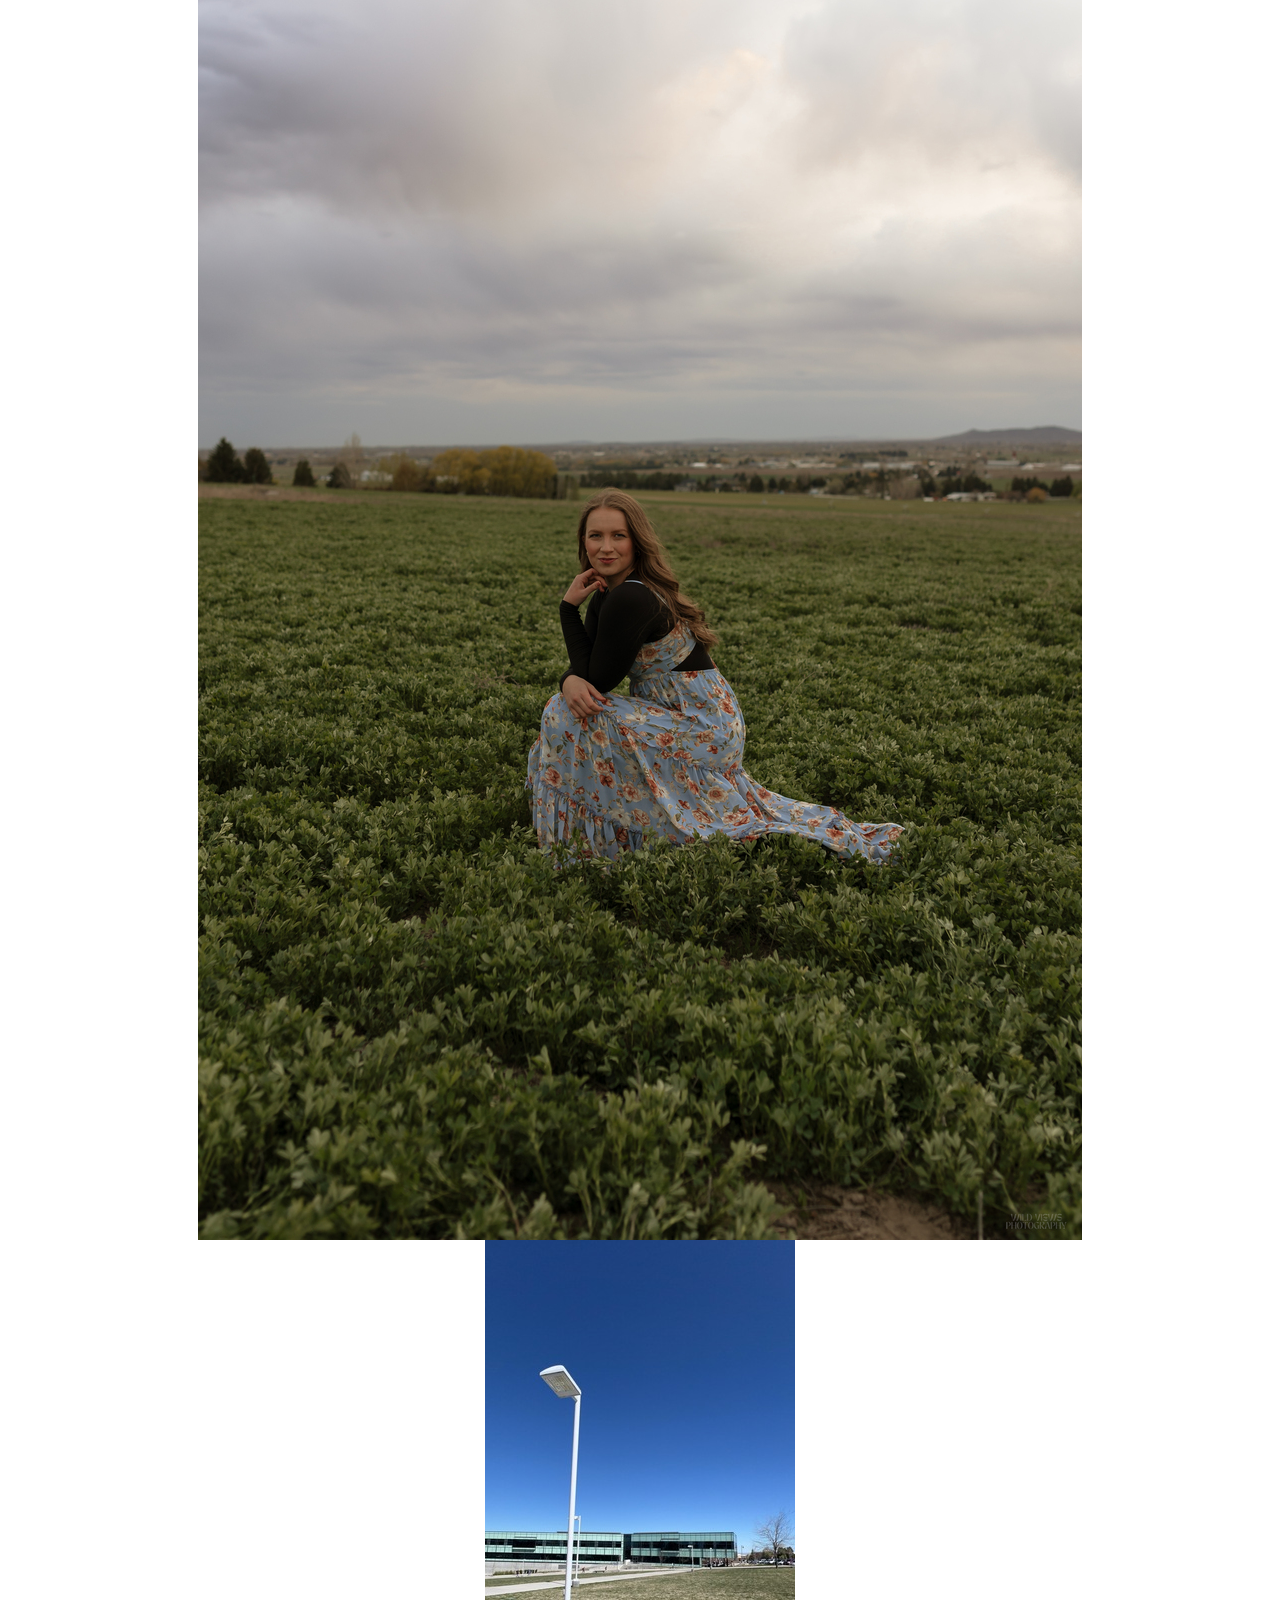
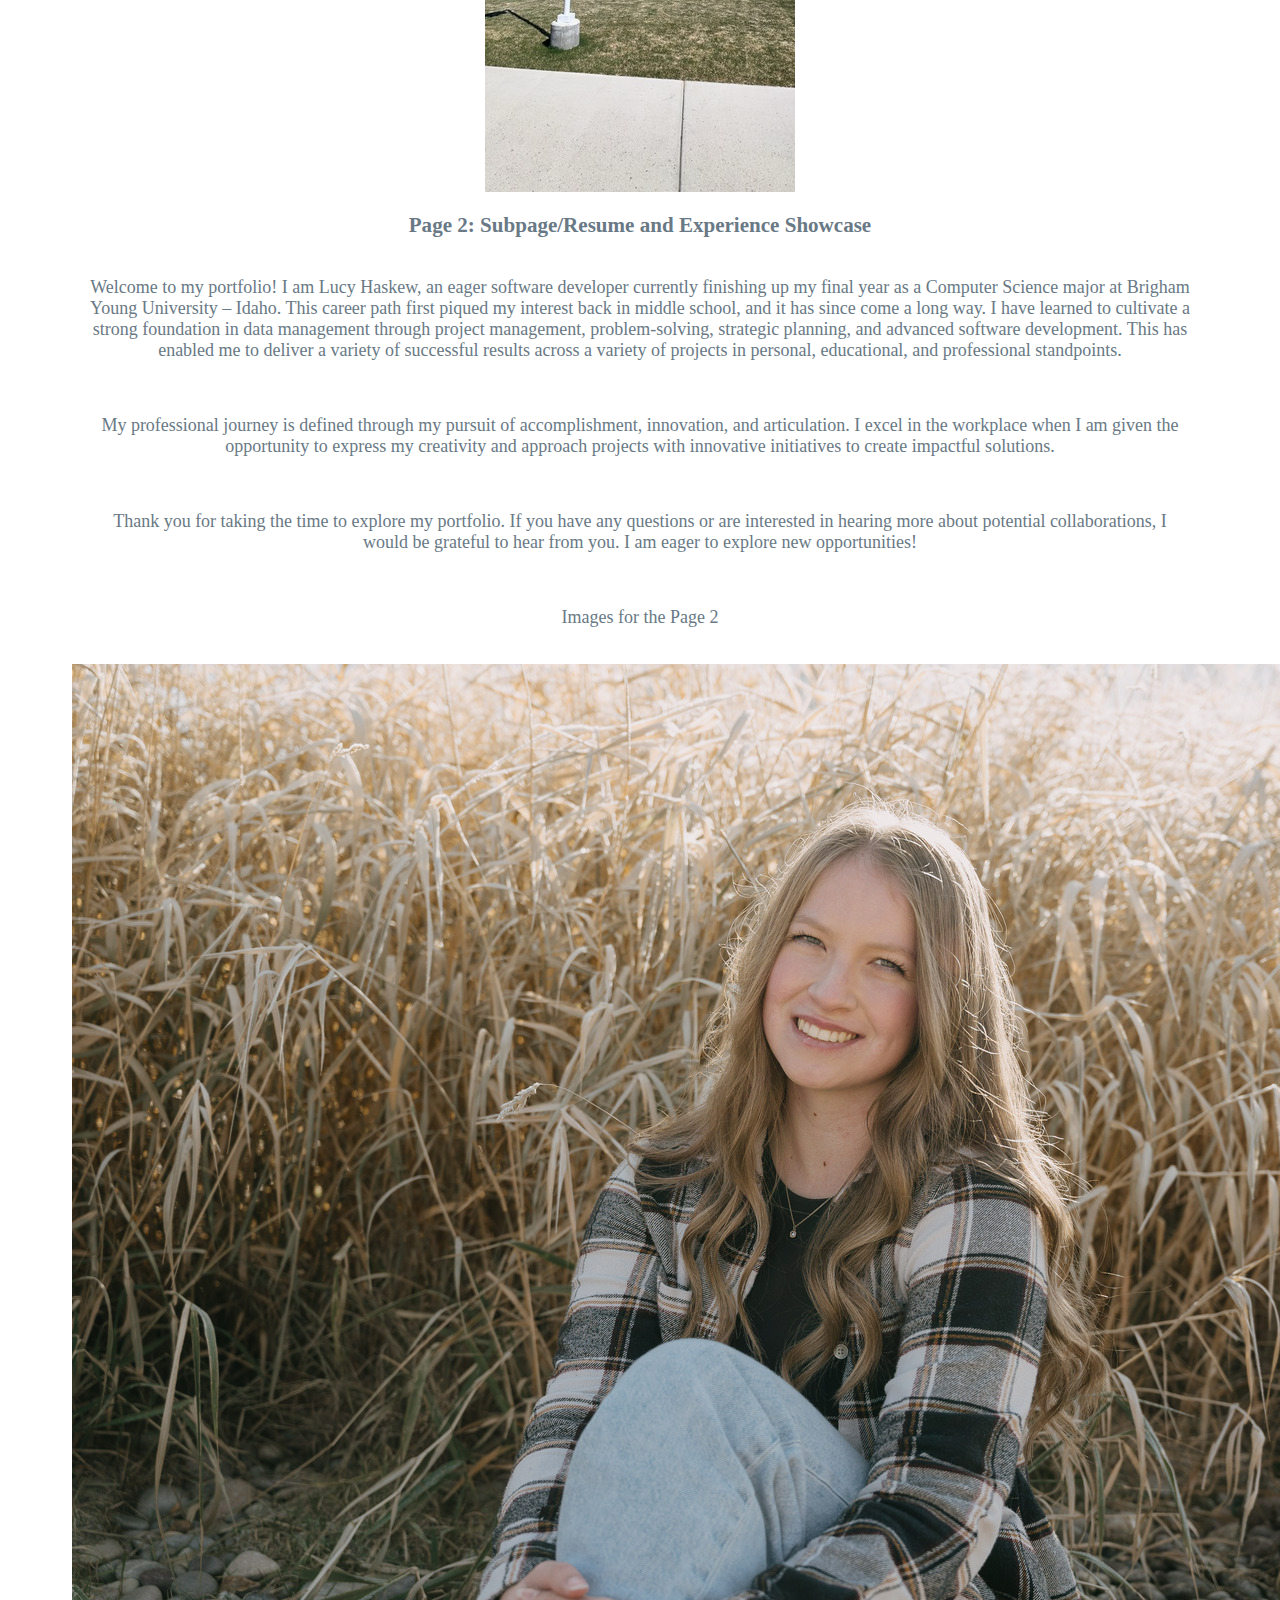
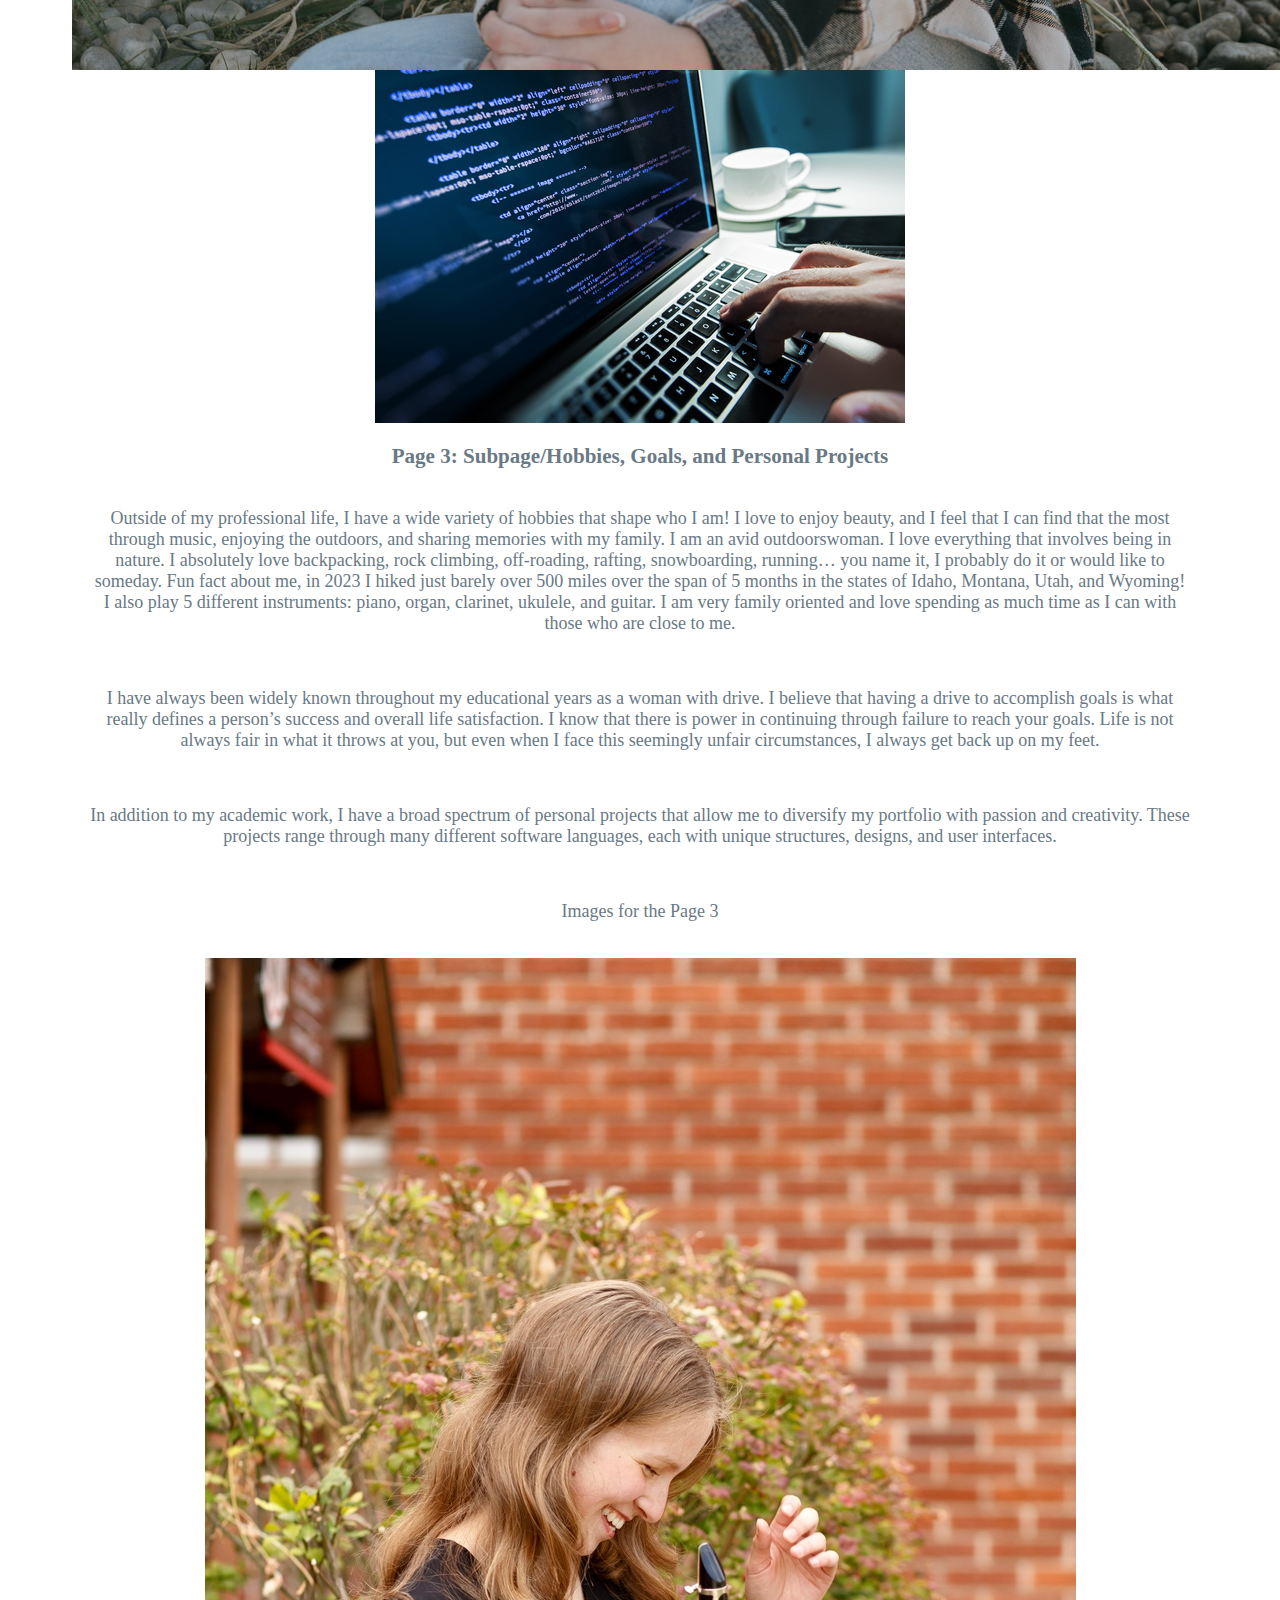
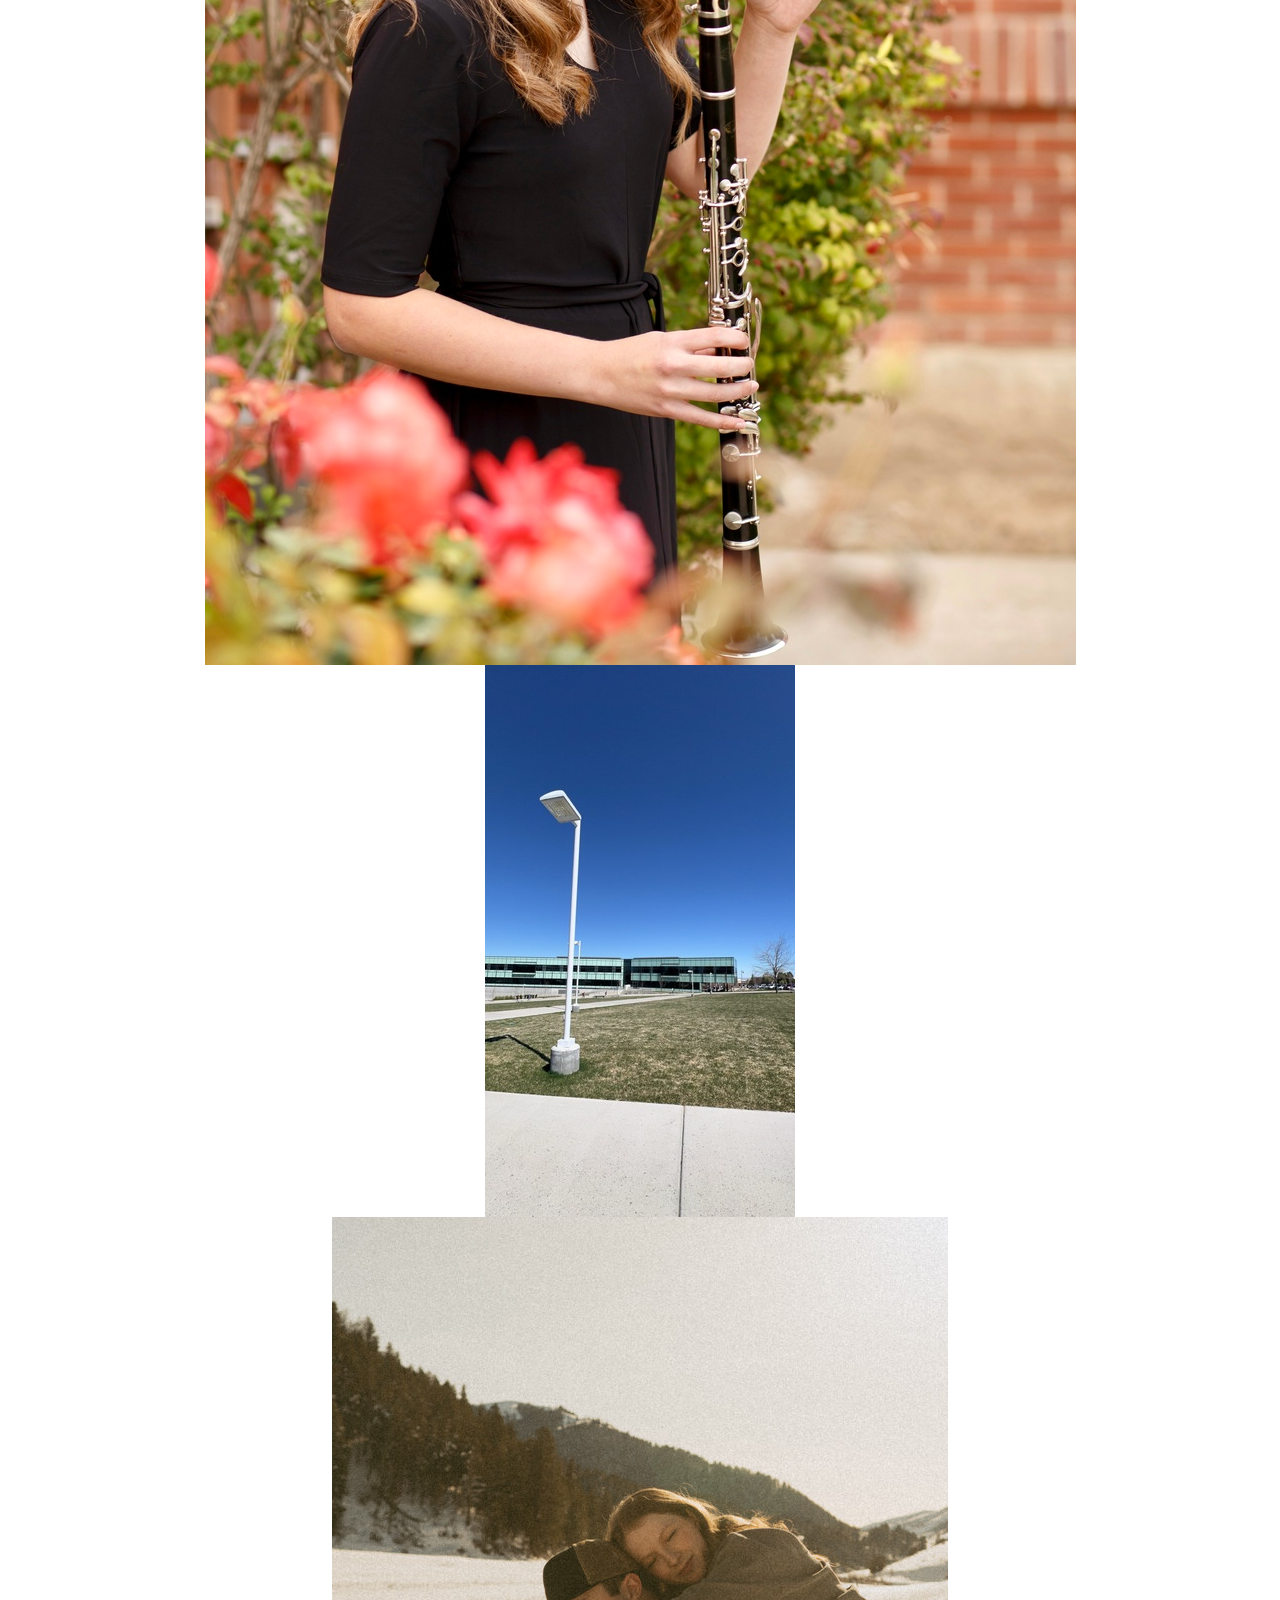
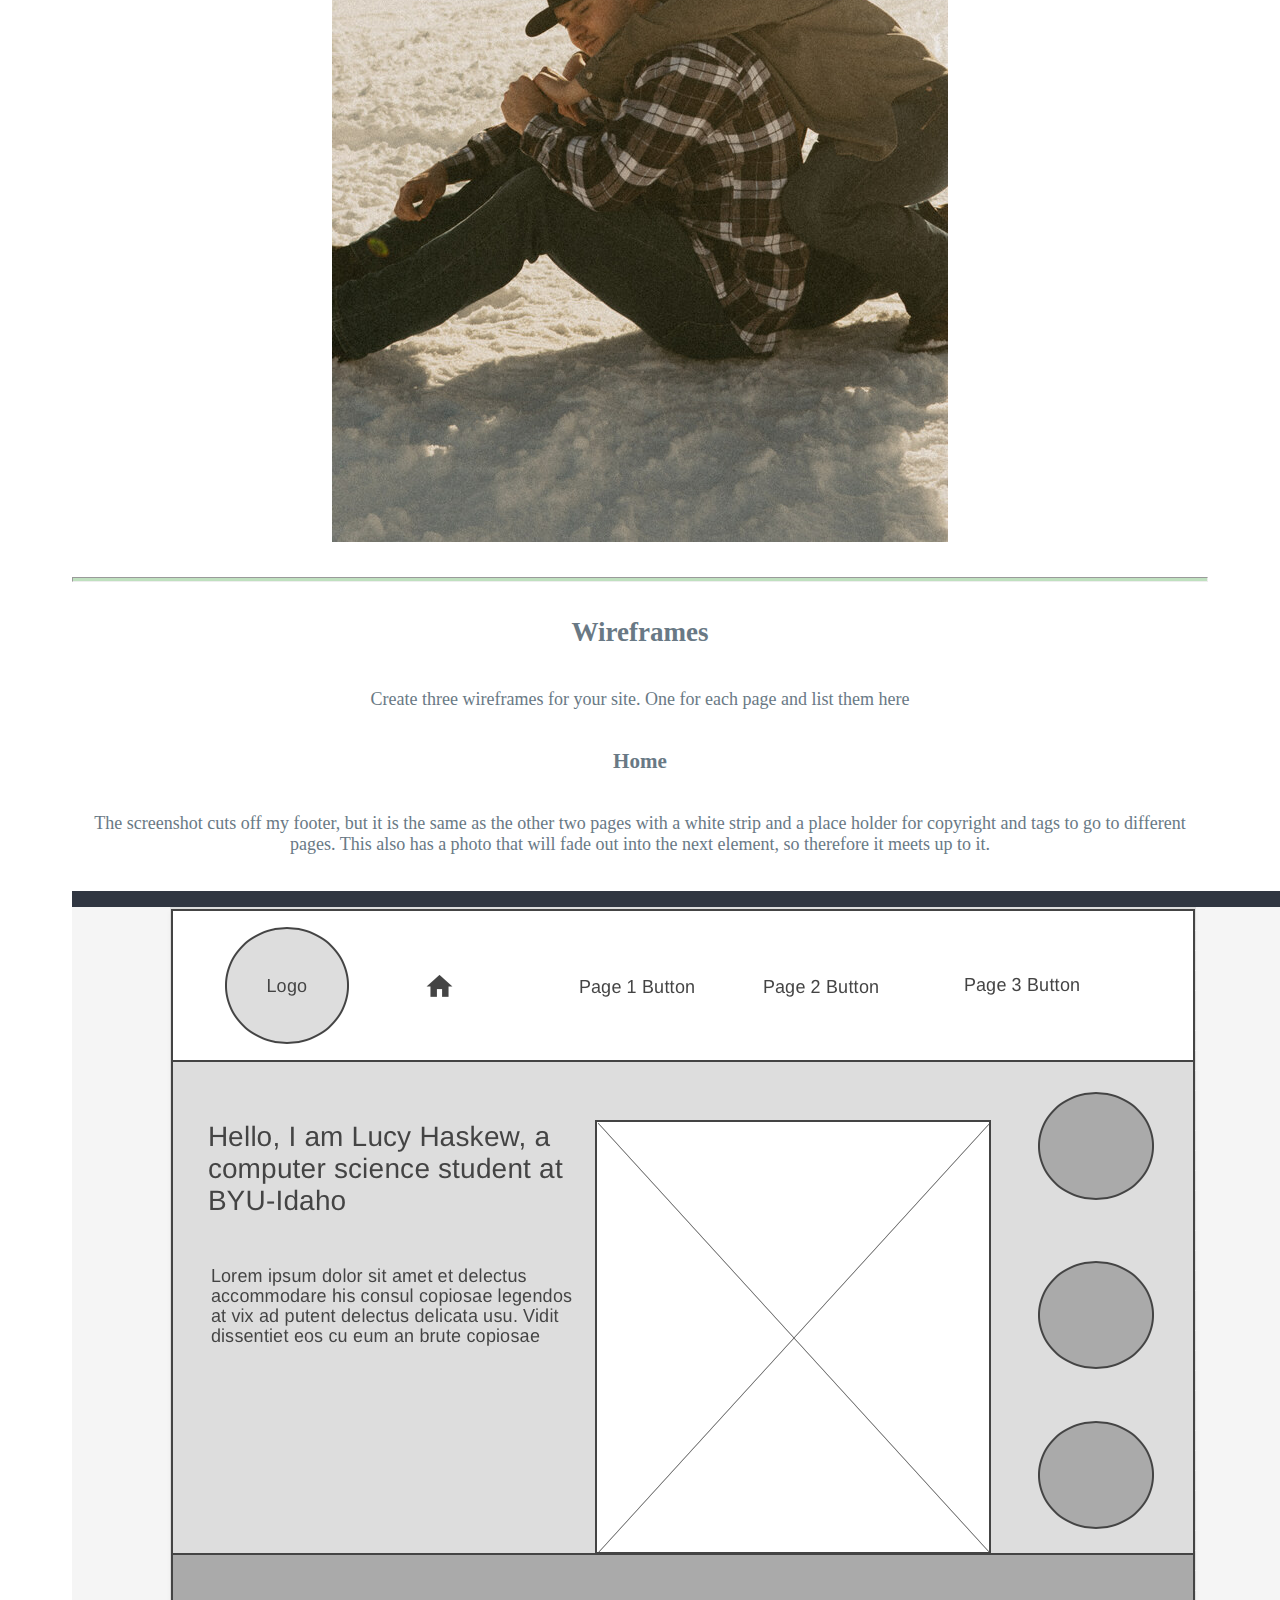
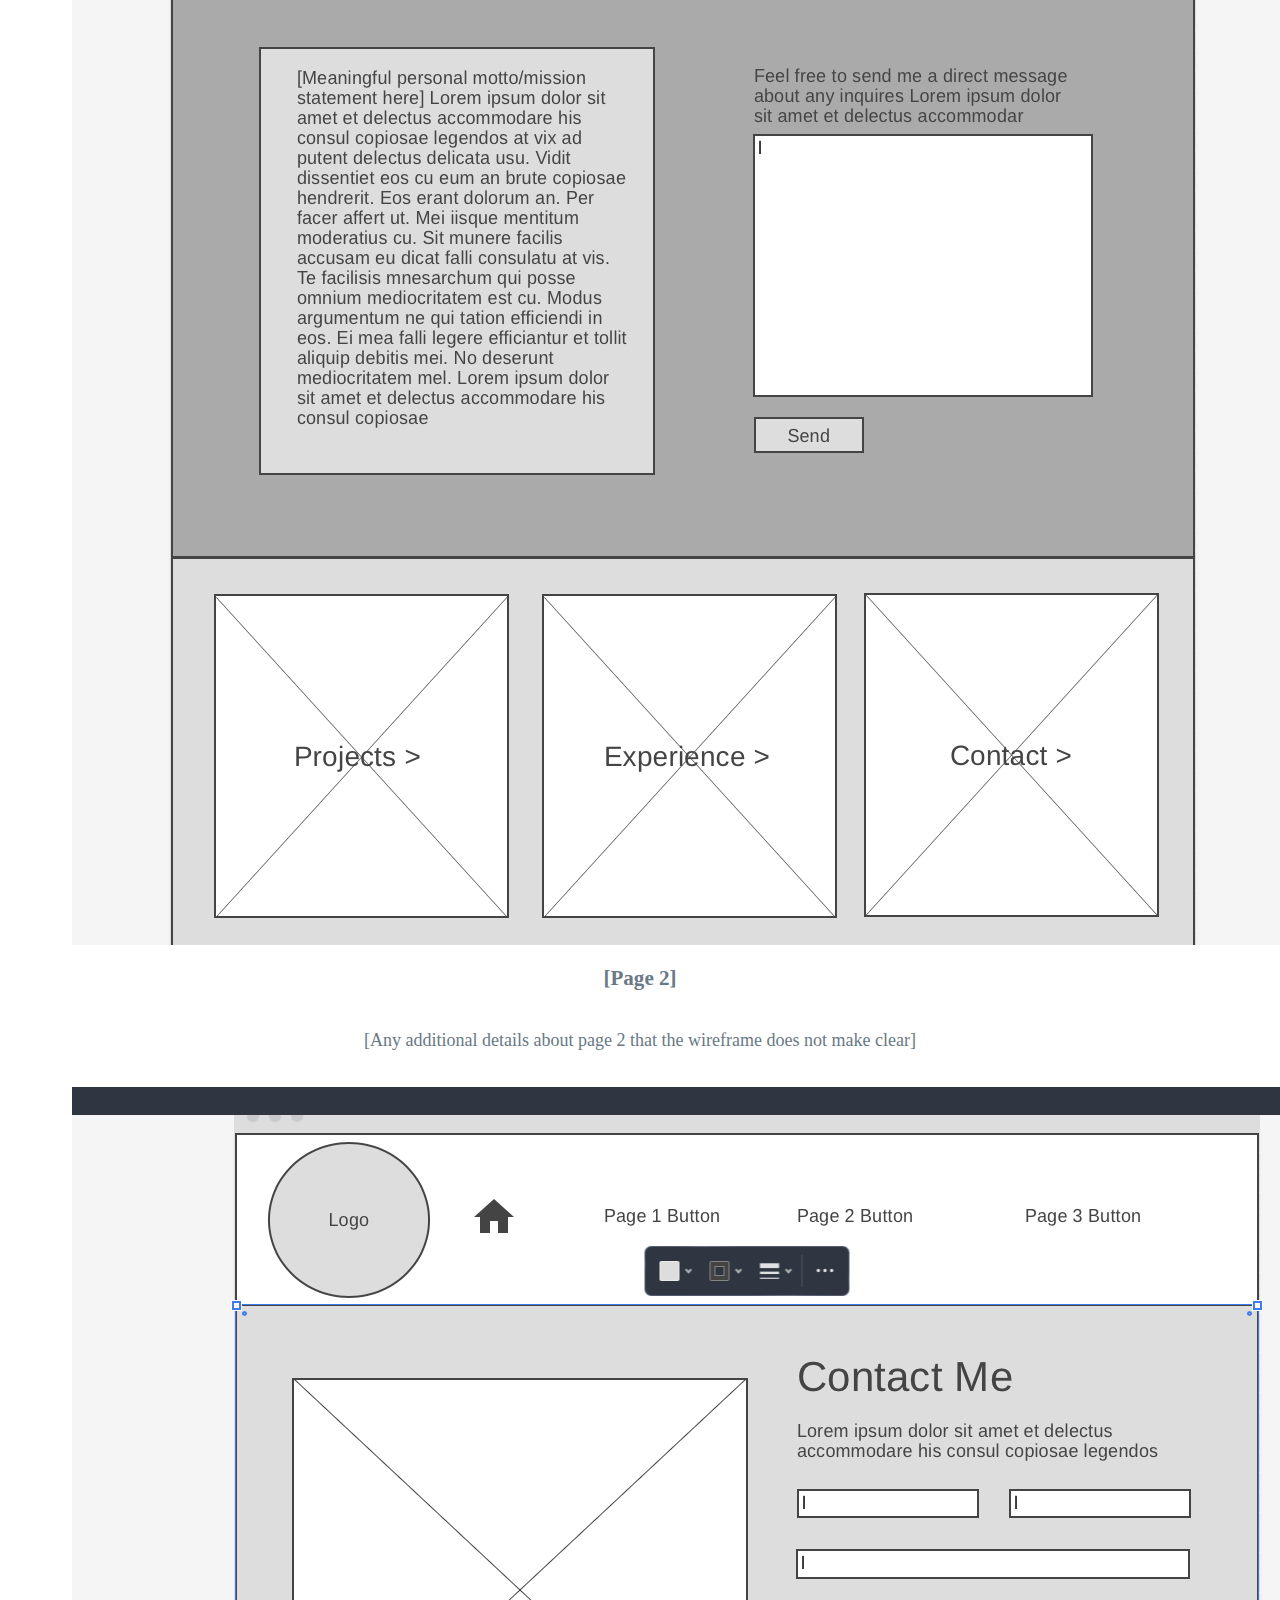
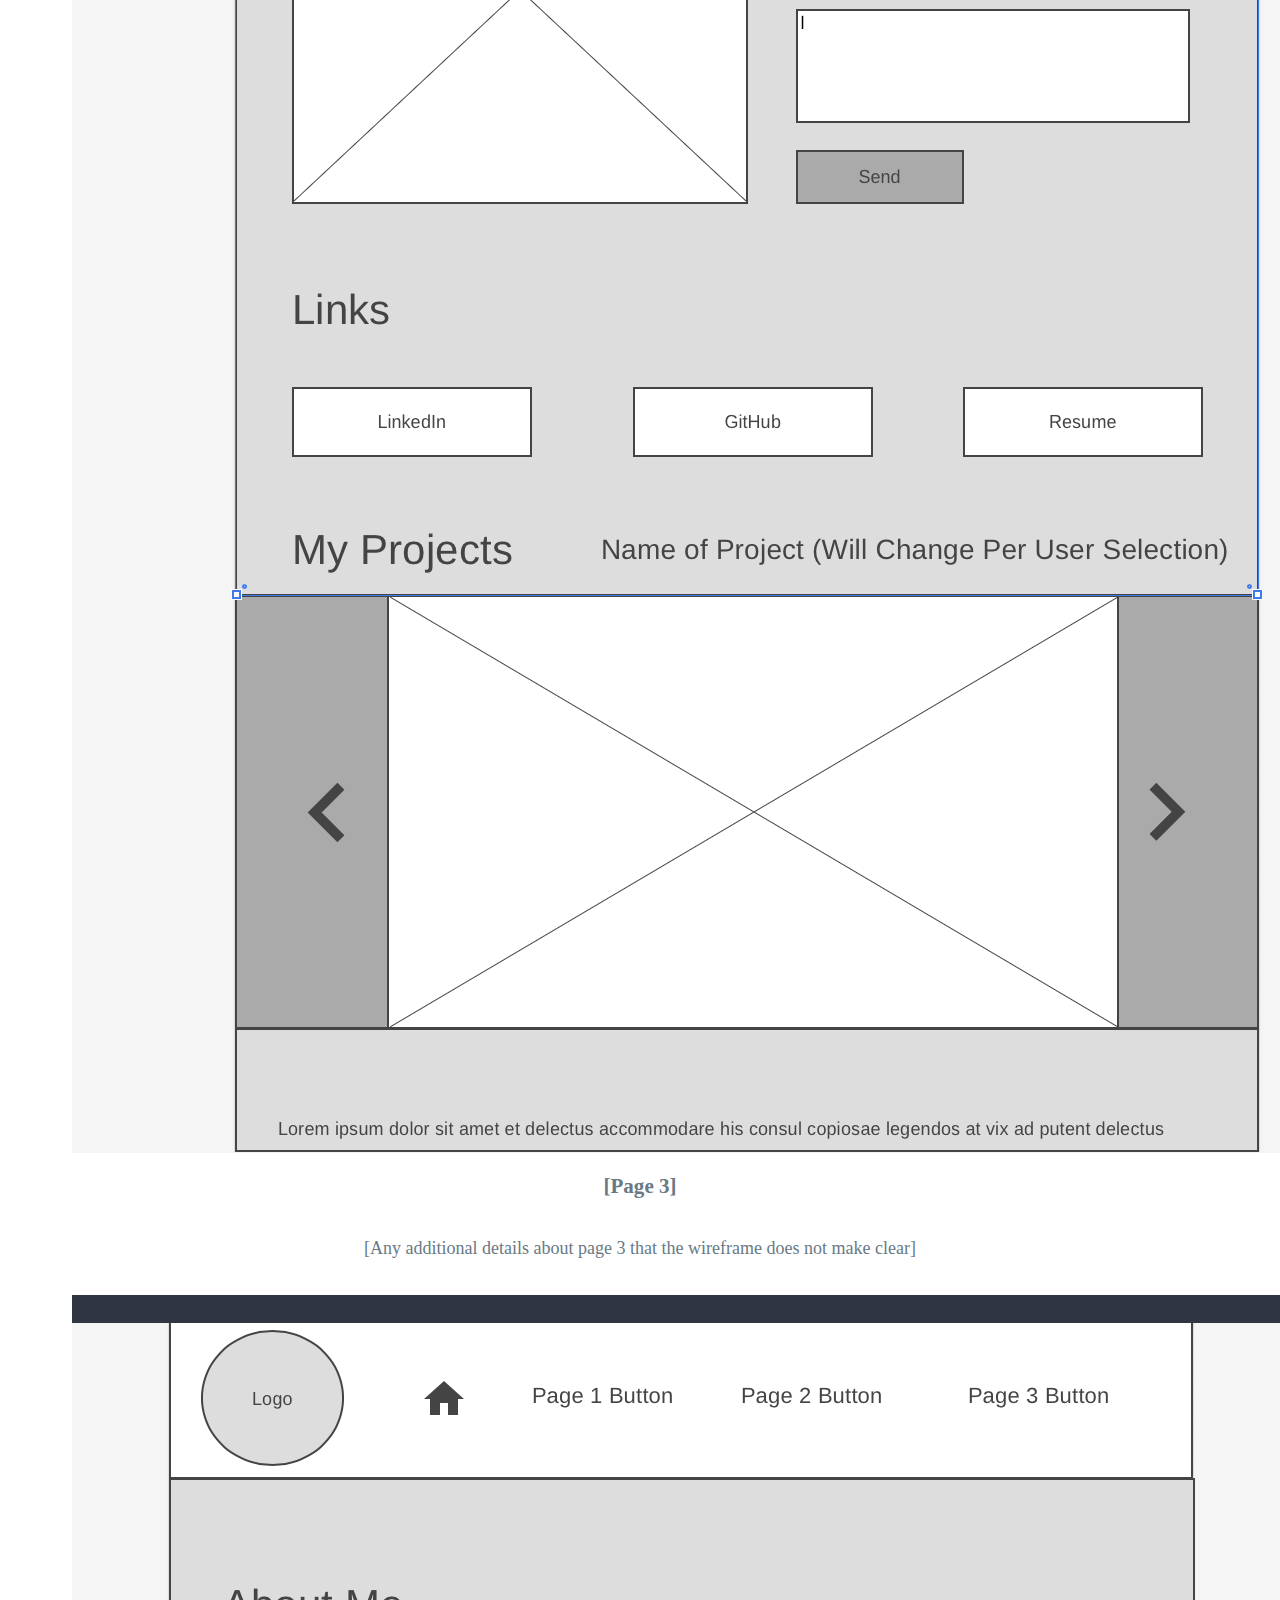
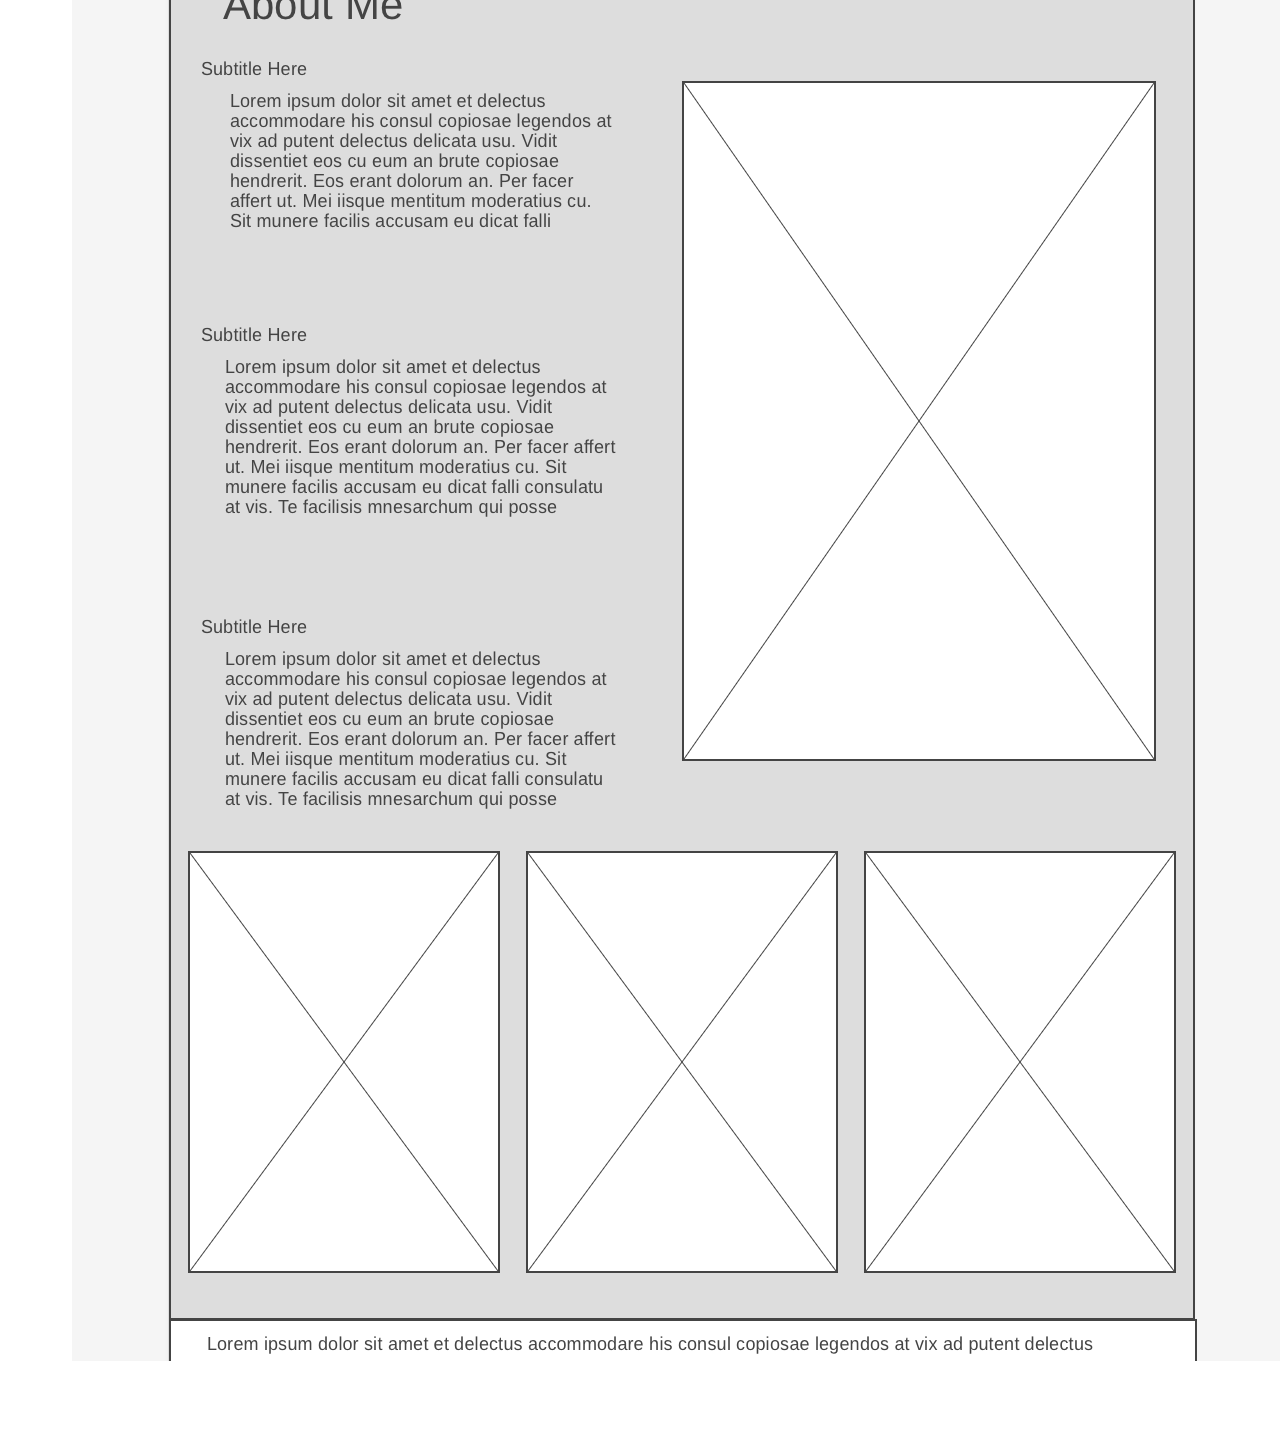
<file: personalportfolio/site-plan.html>
<!DOCTYPE html>
<html lang="en-us">
    
  <head>
    <meta charset="utf-8">
    <title>Site Plan</title>
    <link type="text/css" rel="stylesheet" href="styles/site-plan.css">
  </head>

  <body>
    <header>
      <h1>[My Personal Portfolio] Site Plan</h1>
      <h2>Lucy Haskew</h2>
      <h2>WDD 130.A2</h2>
      <!-- In the header above, add the name or your site, your name and class number. For example if you are in section 3 you would put WDD 130.03 -->
    </header>
    <main>

      <!-- ------------------------Steps 2-3------------------------------ -->
      <hr>
      <h2>Overview</h2>
      <h3>Purpose</h3>
      <p>My purpose for this website is to showcase my personal experience within the software realm via educational and work experience. I will have a main page that will show a short about-me and my goals with a subpage linking to my LinkedIn and a showcase of my resume. Another page will share more of my hobbies, goals, and personal projects.</p>  <!-- change this -->


      <h3>Audience</h3>
      <p>My intended audience for this website is my academic peers and advisors as well as my future and current employers. I hope that this portfolio will aid me in my future endeavors in my academics and the workplace.</p>  <!-- change this -->

      <hr>
      <h2>Branding</h2>
      <h3>Website Logo</h3>
      <!-- Replace this with some sort of logo for your site.  A logo can be as simple as the name of your site in a nice font :) -->
      <img src="logo1.png" alt="Logo image">
      <hr>
      <h2>
        Style Guide
      </h2>

      <!-- ------------------------Steps 4-8------------------------------ -->

      <h3>
        Color Palette
      </h3>
      <!--  The colors you choose for a website are one of the most important decisions you will make. Follow the instructions on the activity in iLearn. You should have at least 2 colors but do not have to fill in all 4 if you do not need them.  -->

      <table class="colors">
        <tr><th>Primary</th><th>Secondary</th><th>Accent 1</th><th>Accent 2</th></tr>
        <!-- Switch to the site-plan.css file and change your colors there. -->
        <tr><td class="primary"></td><td class="secondary"></td><td class="accent1"></td><td class="accent2"></td></tr>
      </table>

      <!-- ------------------------Step 9------------------------------ -->

      <h3>
        Typography
      </h3>
      <!-- Choose a font for your paragraphs (body copy) and headlines. What font(s) have you chosen? Why did you choose what you did?  Make sure to review the list of web safe fonts at W3Schools.org as a starting point.  Think also about which of your colors above you might use for background and font colors. -->

      <h4>
        Heading Font: Brittanic Bold  <!-- change this -->
      </h4>
      <h4>
        Paragraph Font: Times New Roman  <!-- change this -->
      </h4>
      <h3>
        Normal paragraph example
      </h3>
      <p>
        Lorem ipsum dolor sit amet, consectetur adipiscing elit, sed do eiusmod tempor incididunt ut labore et dolore magna aliqua. Ut enim ad minim veniam, quis nostrud exercitation ullamco laboris nisi ut aliquip ex ea commodo consequat. Duis aute irure dolor in reprehenderit in voluptate velit esse cillum dolore eu fugiat nulla pariatur. Excepteur sint occaecat cupidatat non proident, sunt in culpa qui officia deserunt mollit anim id est laborum.
      </p>
      <h3>
        Colored paragraph example
      </h3>
      <p class="colored">
        Lorem ipsum dolor sit amet, consectetur adipiscing elit, sed do eiusmod tempor incididunt ut labore et dolore magna aliqua. Ut enim ad minim veniam, quis nostrud exercitation ullamco laboris nisi ut aliquip ex ea commodo consequat. 
      </p>

      <!-- ------------------------Step 10------------------------------ -->

      <h3>
        Navigation
      </h3>
      <!-- Think about how you want your navigation bar to look. In the site-plan.css file change the colors to your colors to get the look you desire. --> 
      <nav>
        <a href="#">Home</a>
        <a href="#">About Me</a>
        <a href="#">Portfolio</a>
      </nav>
      <hr>
      <h2>
        Site Map
      </h2>
      <div class="sitemap">
        <div class="sm-home">
          Home
        </div>
        <div class="sm-page2">
          About Me <!-- change this -->
        </div>
        <div class="sm-page3">
          Portfolio  <!-- change this -->
        </div>

        <div class="top">
          &nbsp;
        </div>
        <div class="left">
          &nbsp;
        </div>
        <div class="right">
          &nbsp;
        </div>

      </div>

      <!-- --------Content Section -------------- -->
      <hr>
      <h2>
        Content
      </h2>
      <h3>Page 1: Home Page/About Me Page</h3>
      <p>
        Hello there! My name is Lucy Haskew, a passionate Computer Science student at Brigham Young University – Idaho. With my background in software development, I seek to gain more experience within the realms of the software industry.  Since 2022, I have been degree-seeking, but my love for programming didn’t start there. In the summer of 2018, I started learning basic JavaScript and wrote my own video game. Over the years, I’ve had the privilege of working on diverse projects that range from developing interactive user interfaces to automating data systems within my current place of employment. 
      </p>
      <p>
        My estimated graduation date is Spring 2025. I will then be attaining a Bachelor of Science in Computer Science. I yearn to continue on this progressive path of learning and professional growth. Following my graduation, I hope to further my career in workplaces that provide me opportunities to learn and grow in my personal and professional development. My career path is focused on drive, intuition, progression, and success. I understand that success does not come easily, and as such, I promote a positive attitude towards individual growth. 
      </p>
      <p>Images for the Home page</p>
        <img src="photos/IMG_9437JPG.jpg" alt="me">
        <img src="photos/IMG_8738JPG.jpg" alt="background">

      </ul>
      <h3>Page 2: Subpage/Resume and Experience Showcase</h3>
      <p>
        Welcome to my portfolio! I am Lucy Haskew, an eager software developer currently finishing up my final year as a Computer Science major at Brigham Young University – Idaho. This career path first piqued my interest back in middle school, and it has since come a long way. I have learned to cultivate a strong foundation in data management through project management, problem-solving, strategic planning, and advanced software development. This has enabled me to deliver a variety of successful results across a variety of projects in personal, educational, and professional standpoints.
      </p>
      <p> 
        My professional journey is defined through my pursuit of accomplishment, innovation, and articulation. I excel in the workplace when I am given the opportunity to express my creativity and approach projects with innovative initiatives to create impactful solutions.
      </p>
      <p> 
        Thank you for taking the time to explore my portfolio. If you have any questions or are interested in hearing more about potential collaborations, I would be grateful to hear from you. I am eager to explore new opportunities!
      </p>
      <p>Images for the Page 2</p>
        <img src="photos/IMG_5369JPG.jpg" alt="me2">
        <img src="photos/IMG_0269JPG.jpg" alt="computer">

      </ul>
      <h3>Page 3: Subpage/Hobbies, Goals, and Personal Projects</h3>
      <p>
        Outside of my professional life, I have a wide variety of hobbies that shape who I am! I love to enjoy beauty, and I feel that I can find that the most through music, enjoying the outdoors, and sharing memories with my family. I am an avid outdoorswoman. I love everything that involves being in nature. I absolutely love backpacking, rock climbing, off-roading, rafting, snowboarding, running… you name it, I probably do it or would like to someday. Fun fact about me, in 2023 I hiked just barely over 500 miles over the span of 5 months in the states of Idaho, Montana, Utah, and Wyoming! I also play 5 different instruments: piano, organ, clarinet, ukulele, and guitar. I am very family oriented and love spending as much time as I can with those who are close to me.
      </p>
      <p>
        I have always been widely known throughout my educational years as a woman with drive. I believe that having a drive to accomplish goals is what really defines a person’s success and overall life satisfaction. I know that there is power in continuing through failure to reach your goals. Life is not always fair in what it throws at you, but even when I face this seemingly unfair circumstances, I always get back up on my feet.
      </p>
      <p>
        In addition to my academic work, I have a broad spectrum of personal projects that allow me to diversify my portfolio with passion and creativity. These projects range through many different software languages, each with unique structures, designs, and user interfaces. 
      </p>
      <p>Images for the Page 3</p>
        <img src="photos/IMG_7663.jpg" alt="music">
        <img src="photos/IMG_8738JPG.jpg" alt="backpacking">
        <img src="photos/IMG_8121JPG.jpg" alt="family">

      </ul>
      <hr>
      <h2>
        Wireframes
      </h2>
      <p>
        Create three wireframes for your site. One for each page and list them here</p>

      <h3>Home</h3>
      <p>         
        The screenshot cuts off my footer, but it is the same as the other two pages with a white strip and a place holder for copyright and tags to go to different pages. This also has a photo that will fade out into the next element, so therefore it meets up to it.
      </p>
      <img src="photos/Home.png" alt="home page wireframe">

      <h3>[Page 2]</h3>
      <p>         
        [Any additional details about page 2 that the wireframe does not make clear]
      </p>
      <img src="photos/Page1.png" alt="page 2 wireframe">

      <h3>[Page 3]</h3>
      <p>         
        [Any additional details about page 3 that the wireframe does not make clear]
      </p>
      <img src="photos/Page2.png" alt="page 3 wireframe">
    </main>
  </body>

</html>
</file>
<file: wwr/styles/style.css>
:root {
  --main-bg-color: #e8e8e8;
  --header-bg-color: rgba(0, 0, 0, 0.7);
  --footer-bg-color: #6f7364;
  --primary-color: #d9c2a3;
  --secondary-color: #6f7364;
  --text-color: white;
  --text-color-dark: #6f7364;
}

body {
  font-family: Arial, sans-serif;
  margin: 0;
  padding: 0;
  box-sizing: border-box;
  background-color: var(--main-bg-color);
}

a {
  text-decoration: none;
  color: inherit;
}

header {
  display: grid;
  grid-template-columns: 150px auto;
  background: var(--header-bg-color);
  padding: 10px;
}

#logo_link {
  padding-top: 5px;
  justify-self: center;
  align-self: center;
}

nav {
  display: flex;
  justify-content: space-around;
  align-items: center;
}

nav a {
  color: var(--text-color);
  padding: 10px 20px;
}

#hero {
  display: grid;
  grid-template-columns: 1fr 3fr 1fr;
  margin-top: -100px;
}

#hero-box {
  grid-column: 1/4;
  grid-row: 1/3;
  z-index: -1;
}

#hero-img {
  width: 100%;
  height: auto;
}

#hero-msg {
  grid-column: 2/3;
  grid-row: 1/2;
  margin-top: 100px;
  text-align: center;
}

#hero-msg h1 {
  margin: 0;
  padding: 0;
}

#hero-msg h4 {
  color: var(--text-color);
  font-size: 3.5em;
  margin: 0;
  padding: 10px 0;
}

.button-box {
  margin-top: 20px;
}

.book {
  display: inline-block;
  padding: 10px 20px;
  background-color: var(--primary-color);
  color: var(--text-color-dark);
  border: none;
  border-radius: 5px;
  font-size: 3em;
  cursor: pointer;
}

.book:hover {
  background-color: darken(var(--primary-color), 10%);
}

.home-grid {
  display: grid;
  grid-template-columns: repeat(10, 1fr);
}

.card-img, .mountains {
  width: 100%;
}

.rivers-card {
  grid-column: 2/4;
  grid-row: 2/3;
}

.camping-card {
  grid-column: 5/7;
  grid-row: 2/3;
}

.rapids-card {
  grid-column: 8/10;
  grid-row: 2/3;
}

#background {
  grid-column: 1/11;
  grid-row: 4/9;
}

.mountains {
  grid-column: 2/7;
  grid-row: 5/8;
  box-shadow: 5px 5px 10px var(--secondary-color);
}

.msg {
  grid-column: 6/10;
  grid-row: 6/7;
  background-color: var(--secondary-color);
  padding: 35px;
  box-shadow: 5px 5px 10px var(--secondary-color);
}

footer {
  background-color: var(--footer-bg-color);
  padding: 25px 50px;
  margin-top: 200px;
  display: flex;
  justify-content: space-around;
  align-items: center;
}

footer p, .social a img {
  margin: 0 10px;
  color: var(--text-color);
}

.card-img {
  border: 10px solid var(--primary-color);
  transition: transform .5s;
  box-shadow: 5px 5px 10px var(--secondary-color);
}

.card-img:hover {
  opacity: .6;
  transform: scale(1.1);
}

@media screen and (max-width: 900px) {
  #hero, .home-grid {
      display: block;
      height: auto;
  }
  nav, footer {
      flex-direction: column;
  }
  nav a {
      display: block;
      padding: 15px;
  }
  #hero {
      margin-top: 0;
  }
  #hero-msg {
      margin-top: 0;
  }
  #hero-msg h4 {
      display: none;
  }
  #hero-msg h1 {
      color: var(--text-color-dark);
  }
  .home-title {
      font-size: 25px;
  }
  .rivers-card, .camping-card, .rapids-card { 
      margin: 50px auto;
      width: 60%;
  }
  #background {
      display: none;
  }
  .mountains, .msg {
      width: 80%;
      display: block;
      margin: 0 auto;
  }
  footer {
      margin-top: 25px;
  }
}
</file>
<file: 100523IceChallengeStyles.css>
main{
    width: 1000px;
    background-color: pink;
}

.maincontent{
    color: white;
    margin: 0 auto;
    text-align: center;
    inline-size: 450px;
}

.list{
    color: black;
    text-align: left;
}

h1:hover{
    color: black;
}

h1{
    color: white;
    margin: 0 auto;
    text-align: center;
}
</file>
<file: 101023IceChallengeStyles.css>
main {
    background-color: rgb(81, 77, 77);
}

img.circles {
    border: 2px solid rgb(78, 74, 74);
    border-radius: 50%;
}
</file>
<file: 101723IceChallengeStyles.css>
.grid-container {
    display: grid;
    grid-template-columns: auto auto;
}
img {
    width: 100%;
}
.grid-item2 {
    background-color: #b9b8b9;
}
</file>
<file: positionstyles.css>
/* CSS - Name: "positionstyles.css" */
/* Activity 1 styles */
.content1 {
  /* This is the parent of the activity 1 boxes. */
  display: grid;
  grid-template-columns: 1fr 1fr;
  justify-items: center;
  gap: 20px;
}
.red1 { 
  width: 100%; 
  height: 100px; 
  background-color: red;
  grid-column: 1/3;

} 
.green1 {
  width: 200px; 
  height: 200px; 
  background-color: green; 

} 
.yellow1 {
  width: 200px; 
  height: 200px; 
  background-color: gold; 
} 
.blue1 {
  width: 100%; 
  height: 100px; 
  background-color: blue; 
  grid-column: 1/3;
} 
/* Activity 2 styles */ 
.content2 {
  /* This is the parent of the activity 2 boxes. */
  position: relative;
}
.red2 {
  width: 100px; 
  height: 100px; 
  background-color: red;
  position: absolute;
  top: 0;
  left: 0;
  z-index: 0;
} 
.green2 { 
  width: 100px; 
  height: 100px; 
  background-color: green; 
  position: absolute;
  top: 50px;
  left: 50px;
  z-index: 1;
} 
.yellow2 {
  width: 100px; 
  height: 100px; 
  background-color: gold; 
  position: absolute;
  top: 100px;
  left: 100px;
  z-index: 2;
} 
.blue2 {
  width: 100px; 
  height: 100px; 
  background-color: blue; 
  position: absolute;
  top: 150px;
  left: 150px;
  z-index: 3;
} 
/* Activity 3 styles */ 
/* Exercise 3 styles */
.content3 {
  /* This is the parent of the activity 3 boxes. */
  display: grid;
  grid-template-columns: 1fr 1fr;
  justify-items: center;
  grid-column-gap: 20px;
}

.red3 { 
  width: 100%; 
  height: 100px; 
  background-color: red;
  grid-column: 1/3;
} 

.green3 {
  width: 100%;
  height: 200px; 
  background-color: green; 
} 

.yellow3 {
  width: 100%;
  height: 200px; 
  background-color: gold; 
} 

.blue3 {
  width: 100%; 
  height: 100px; 
  background-color: blue; 
  grid-column: 1/3;
} 
/* Activity 4 styles */ 
.content4 {
  /* This is the parent of the activity 4 boxes. */
  display: grid;
  grid-template-columns: 1fr 1fr;
  grid-template-rows: repeat(3, 1fr);
  height: 400px;
}

.red4 {
  background-color: red;
  grid-column: 1;
  grid-row: span 3;
}

.green4 {
  background-color: green;
  grid-column: 2;
  grid-row: 1;
}

.yellow4 {
  background-color: gold;
  grid-column: 2;
  grid-row: 2;
}

.blue4 {
  background-color: blue;
  grid-column: 2;
  grid-row: 3;
}
/* Activity 5 styles */ 
.content5 {
  /* This is the parent of the activity 5 boxes. */
  height: 400px;
}

.red5 {
  width: 100%;
  height: 50px;
  background-color: red;
}

.green5 {
  width: 175px;
  height: 175px;
  background-color: green;
  float: left;
}

.yellow5 {
  width: 100%;
  height: 200px;
  background-color: gold;
 }

.blue5 {
  width: 100%;
  height: 50px;
  background-color: blue;
  clear: both; /* Ensure the blue strip starts on a new line */
}
/* Activity 6 styles */ 
.content6 {
  /* This is the parent of the activity 6 boxes. */
  display: grid;
  grid-template-columns: repeat(3, 1fr);
  grid-template-rows: repeat(3, 1fr);
}

.red6 {
  width: 300px;
  height: 150px;
  background-color: red; 
  grid-column: 1 / span 2;
  grid-row: 1;
  z-index: 0;
}

.green6 {
  width: 150px;
  height: 150px;
  background-color: green; 
  grid-column: 1;
  grid-row: 3;
  z-index: 2;
}

.yellow6 {
  width: 150px;
  height: 300px;
  background-color: gold; 
  grid-column: 2;
  grid-row: 2 / span 2;
  z-index: 2;
  margin-left: -80px;
}
.blue6 {
  width: 300px;
  height: 300px;
  background-color: blue; 
  grid-column: 1 / span 3;
  grid-row: 1 / span 3;
  margin: 50px;
  z-index: 1;
}

/* Do not make any changes below here */
.activity {
  width: 70%; 
  margin: 20px auto; 
  font-family: Arial, sans-serif; 
  border: 1px solid black; 
  padding: 10px; 
  clear:both; 
  overflow: auto;
} 

.hint {
  border: 1px solid grey;
  background: #e0e0e0;
  padding: .5em;
  position: relative;
  margin: 1em 0;
}
.hint h3 {
  margin: 0;
}
.hint:hover {
  background: #d0d0d0;
}
.hint > div {
  display: none;
}

.hint input[type=checkbox] {
  position: absolute;
  width: 100%;
  height: 100%;
  opacity: 0;
  z-index: 1;
  cursor: pointer;
}

.hint input[type=checkbox]:checked ~ div {
  display: block;
}

.hint i {
  position: absolute;
  transform: translate(-6px, 0);
  margin-top: 16px;
  right: 10px;
  top: -3px;
}
.hint i:before, .hint i:after {
  content: "";
  position: absolute;
  background-color: black;
  width: 3px;
  height: 9px;
}
.hint i:before {
  transform: translate(2px, 0) rotate(45deg);
}
.hint i:after {
  transform: translate(-2px, 0) rotate(-45deg);
}

.hint input[type=checkbox]:checked ~ i:before {
  transform: translate(-2px, 0) rotate(45deg);
}
.hint input[type=checkbox]:checked ~ i:after {
  transform: translate(2px, 0) rotate(-45deg);
}
.hint a {
  position: relative;
  z-index: 1;
}
</file>
<file: personalportfolio/styles/styles.css>
@import url('https://fonts.googleapis.com/css?family=IM+Fell+French+Canon+SC|Lato');

:root {
  --primary-color: #697985;
  --secondary-color: #E4DCD1;
  --accent1-color: #BFE0BF;
  --accent2-color: white;
  --heading-font: "IM Fell French Canon SC", serif;
  --paragraph-font: "Lato", sans-serif;
  --headline-color-on-white: #697985;
  --headline-color-on-color: white;
  --paragraph-color-on-white: #697985;
  --paragraph-color-on-color: white;
  --paragraph-background-color: #E4DCD1;
  --nav-link-color: #697985;
  --nav-background-color: #BFE0BF;
  --nav-hover-link-color: white;
  --nav-hover-background-color: #697985;
}

body {
  font-family: var(--paragraph-font);
  line-height: 1.6;
  margin: 0;
  padding: 0;
  background-color: var(--secondary-color);
  color: #000;
  display: flex;
  flex-direction: column;
  min-height: 100vh;
}

header {
  background-color: var(--primary-color);
  color: var(--headline-color-on-color);
  padding: 10px 0;
  display: flex;
  align-items: center;
  justify-content: space-between;
  flex-wrap: wrap;
}

header .logo {
  margin-left: 20px;
}

header .logo img {
  width: 100px;
  height: auto;
  border-radius: 50%;
}

header .topnav {
  background-color: var(--headline-color-on-white);
  overflow: hidden;
  flex-grow: 1;
  display: flex;
}

header .topnav a {
  display: block;
  color: var(--headline-color-on-color);
  text-align: center;
  padding: 14px 16px;
  text-decoration: none;
  font-size: 17px;
  transition: background-color 0.3s, color 0.3s, box-shadow 0.3s;
  border-radius: 5px;
  margin: 0 5px;
}

header .topnav a:hover {
  background-color: var(--accent1-color);
  color: black;
  box-shadow: 0px 4px 2px -2px gray;
}

header .topnav .icon {
  display: none;
}

@media screen and (max-width: 600px) {
  header .topnav a:not(:first-child) {
    display: none;
  }
  
  header .topnav a.icon {
    float: right;
    display: block;
  }

  header .topnav.responsive {
    position: relative;
  }

  header .topnav.responsive .icon {
    position: absolute;
    right: 0;
    top: 0;
  }

  header .topnav.responsive a {
    float: none;
    display: block;
    text-align: left;
  }
}

main {
  flex: 1;
  padding: 20px;
}

main .intro {
  display: grid;
  grid-template-columns: 1fr 1fr;
  gap: 20px;
  align-items: start;
  margin-bottom: 20px;
  background-color: var(--nav-background-color);
  color: #000;
  border-radius: 5px;
  box-shadow: 0 0 10px rgba(0, 0, 0, 0.1);
}

main .intro .text {
  padding: 20px;
  border-radius: 5px;
  box-shadow: 0 0 10px rgba(0, 0, 0, 0.1);
  color: #000;
  font-family: var(--paragraph-font);
}

main .intro img {
  width: 100%;
  height: auto;
  border-radius: 5px;
  box-shadow: 0 0 10px rgba(0, 0, 0, 0.1);
}

main section#about-me {
  background-color: var(--paragraph-background-color);
  padding: 20px;
  margin: 20px 0;
  border-radius: 5px;
  box-shadow: 0 0 10px rgba(0, 0, 0, 0.1);
  color: var(--paragraph-color-on-color);
  font-family: var(--paragraph-font);
}

main section#about-me h2 {
  margin-top: 0;
  font-family: var(--heading-font);
}

main section#about-me img {
  width: 100%;
  max-width: 300px;
  margin: 10px;
  display: inline-block;
  vertical-align: top;
}

footer {
  background-color: var(--primary-color);
  color: var(--headline-color-on-color);
  text-align: center;
  padding: 10px 0;
  width: 100%;
}

footer a {
  color: var(--headline-color-on-color);
  text-decoration: none;
}

footer a:hover {
  text-decoration: underline;
}

footer .social-media {
  margin-top: 10px;
}

main .button-group {
  display: grid;
  grid-template-columns: 1fr 1fr 1fr;
  gap: 20px;
  margin-top: 20px;
  color: var(--accent1-color);
}

main .button-group .button {
  background: url('photos/IMG_8738JPG.jpg') no-repeat center center;
  background-size: cover;
  padding: 50px 20px;
  text-align: center;
  color: var(--primary-color);
  font-size: 24px;
  font-weight: bold;
  border-radius: 10px;
  box-shadow: 0 0 10px rgba(0, 0, 0, 0.1);
  cursor: pointer;
  display: flex;
  justify-content: center;
  align-items: center;
  background-color: var(--accent1-color);
}

main .button-group .button:hover {
  background-color: rgba(0, 0, 0, 0.5);
  color: white;
  box-shadow: 0px 4px 2px -2px gray;
}

#contact-me {
  display: flex;
  justify-content: space-between;
  align-items: flex-start;
  background-color: var(--primary-color);
  padding: 20px;
  margin: 20px 0;
  border-radius: 5px;
  box-shadow: 0 0 10px rgba(0, 0, 0, 0.1);
}

#contact-me .contact-photo {
  width: 45%;
  border-radius: 5px;
  box-shadow: 0 0 10px rgba(0, 0, 0, 0.1);
}

#contact-me .contact-photo img {
  width: 100%;
  height: auto;
  border-radius: 5px;
}

#contact-me .contact-form {
  width: 50%;
  padding-left: 20px;
  display: flex;
  flex-direction: column;
  align-items: flex-start;
  box-shadow: 0 0 10px rgba(0, 0, 0, 0.1);
}


#contact-me h2 {
  text-align: center;
  color: var(--headline-color-on-color);
  font-family: var(--heading-font);
}

#contact-me label {
  margin-top: 10px;
  color: var(--headline-color-on-color);
}

#contact-me input, #contact-me textarea {
  width: calc(100% - 20px);
  padding: 10px;
  font-size: 16px;
  border: 1px solid #ccc;
  border-radius: 5px;
  resize: vertical;
}

#contact-me button {
  margin-top: 10px;
  padding: 10px 20px;
  font-size: 16px;
  background-color: var(--accent1-color);
  color: black;
  border: none;
  border-radius: 5px;
  cursor: pointer;
}

#contact-me button:hover {
  background-color: #575757;
}

#links {
  text-align: center;
  margin-top: 20px;
}

#links h2 {
  font-family: var(--heading-font);
  margin-bottom: 20px;
}

.link-buttons {
  display: grid;
  grid-template-columns: repeat(auto-fit, minmax(200px, 1fr));
  gap: 20px;
  margin-top: 20px;
}

.link-buttons button {
  background: url('photos/IMG_8738JPG.jpg') no-repeat center center;
  background-size: cover;
  padding: 50px 20px;
  text-align: center;
  color: var(--headline-color-on-white);
  font-size: 24px;
  font-weight: bold;
  border-radius: 10px;
  box-shadow: 0 0 10px rgba(0, 0, 0, 0.1);
  cursor: pointer;
  display: flex;
  justify-content: center;
  align-items: center;
  background-color: var(--accent1-color);
  border: none; 
  outline: none;
  text-decoration: none;
}

.link-buttons button a {
  color: inherit;
  text-decoration: none;
}

.link-buttons button:hover {
  background-color: rgba(0, 0, 0, 0.5);
  color: white;
  box-shadow: 0px 4px 2px -2px gray;
}

#project-carousel {
  margin-top: 20px;
}

.project-carousel {
  position: relative;
  display: flex;
  align-items: center;
  justify-content: center;
}

.project-slide {
  position: relative;
  text-align: center;
  overflow: hidden;
  margin-bottom: 20px;
}

.project-slide img {
  width: 100%;
  height: auto;
  border-radius: 5px;
  box-shadow: 0 0 10px rgba(0, 0, 0, 0.1);
}

.project-slide .prev,
.project-slide .next {
  position: absolute;
  top: 50%;
  transform: translateY(-50%);
  font-size: 36px;
  color: white;
  background-color: rgba(0, 0, 0, 0.5);
  padding: 10px;
  cursor: pointer;
  text-decoration: none;
  border-radius: 5px;
  transition: background-color 0.3s;
  z-index: 1;
}

.project-slide .prev {
  left: 10px;
}

.project-slide .next {
  right: 10px;
}

.project-slide .caption {
  position: absolute;
  bottom: 10px;
  left: 0;
  right: 0;
  background-color: rgba(0, 0, 0, 0.5);
  color: white;
  padding: 10px;
  margin: 0;
  text-align: center;
  font-size: 16px;
}

.project-slide .prev:hover,
.project-slide .next:hover {
  background-color: rgba(0, 0, 0, 0.8);
}

#main-photo {
  display: flex;
  justify-content: space-between;
  align-items: center;
  margin-bottom: 20px;
}

#main-photo .text-content {
  width: 50%;
  padding: 20px;
  background-color: var(--accent1-color);
  box-shadow: 0 0 10px rgba(0, 0, 0, 0.1);
  color: #000;
  font-family: var(--paragraph-font);
}

#main-photo .main-image {
  width: 50%;
  padding: 20px;
  border-radius: 5px;
  box-shadow: 0 0 10px rgba(0, 0, 0, 0.1);
}

#main-photo .main-image img {
  width: 100%;
  height: auto;
  border-radius: 5px;
  box-shadow: 0 0 10px rgba(0, 0, 0, 0.1);
  background-color: var(--nav-background-color);
}

#additional-photos {
  display: grid;
  grid-template-columns: repeat(auto-fit, minmax(200px, 1fr));
  gap: 20px;
}

#additional-photos img {
  width: 100%;
  height: auto;
  border-radius: 5px;
  box-shadow: 0 0 10px rgba(0, 0, 0, 0.1);
}

#main-photo h1 {
  text-align: center;
  color: black;
  font-family: var(--heading-font);
}
</file>
<file: personalportfolio/styles/site-plan.css>
/* if you are using any Google fonts change the font names below to your fonts. 
Any spaces in your font name should be replaced with a +. 
Fonts are separated by a | */
@import url('https://fonts.googleapis.com/css?family=IM+Fell+French+Canon+SC|Lato');

:root {
  /* change the values below to your colors from your palette */
  --primary-color: #697985 ;
  --secondary-color: #E4DCD1 ;
  --accent1-color: #BFE0BF;
  --accent2-color: white;

  /* change the values below to your chosen font(s) */
  --heading-font: "Brittanic Bold";
  --paragraph-font: "Times New Roman", "Calibri";

  /* these colors below should be chosen from among your palette colors above */
  --headline-color-on-white: #697985;  /* headlines on a white background */ 
  --headline-color-on-color: white; /* headlines on a colored background */ 
  --paragraph-color-on-white: #697985; /* paragraph text on a white background */ 
  --paragraph-color-on-color: white; /* paragraph text on a colored background */ 
  --paragraph-background-color: #E4DCD1  ;
  --nav-link-color: #697985;
  --nav-background-color: #BFE0BF;
  --nav-hover-link-color: white;
  --nav-hover-background-color: #697985;
}


/*  Look around below...but DON'T CHANGE ANYTHING! */

body {
  max-width: 1200px;
  margin: 0 auto;
  padding: 4em;
  font-size: 18px;
  text-align: center;
}
img {
  display: block;
  margin: 0 auto;
}
h1, h2, h3, h4, h5, h6 {
  font-family: var(--heading-font);
  color: var(--headline-color-on-white);
}
h2 {
  text-align: center;
}
hr {
  height: 3px;
  margin: 35px 0;
  background: var(--accent1-color);
}
header {
  padding: 1em;
  text-align: center;
  color: var(--headline-color-on-color);
  background-color: var(--paragraph-background-color);
}
header > h1, header > h2 {
  color: var(--headline-color-on-color);
}

p {
  font-family: var(--paragraph-font);
  color: var(--paragraph-color-on-white);
  padding: 1em;
}
.colors {
  width: 100%;
  min-width: 350px;
  margin: 30px auto;
  text-align: center;
}
.colors th {
  background-color: #999;
}
.colors td{
  width: 25%;
  height: 3em;
}

.primary {
  background-color: var(--primary-color);
}
.secondary {
  background-color: var(--secondary-color);
}
.accent1 {
  background-color: var(--accent1-color);
}
.accent2{
  background-color: var(--accent2-color);
}

p.colored {
  background-color: var(--paragraph-background-color);
  color: var(--paragraph-color-on-color);
}

nav {
  background-color: var(--nav-background-color);
  line-height: 3em;
  text-align: center;
  font-size: 1.2em;
}
nav  {
  list-style-type: none;
  display: flex;

}
nav a {
  padding:1em;
  min-width: 120px;
  text-decoration: none;
  padding: 10px;

}
nav a:link, nav a:visited {
  color: var(--nav-link-color);
}
nav a:hover {
  color: var(--nav-hover-link-color);
  background-color: var(--nav-hover-background-color);
}

.sitemap {
  display: grid;
  justify-content: center;

  grid-template-columns: repeat(6, 15%);
  grid-template-rows: 3em 1.5em 1.5em 3em;
  grid-template-areas: ". . home home . ."
    ". . . top . ."
    ". left left right right ."
    "page2 page2 . . page3 page3";
}
.sitemap > div {

  text-align: center;

}
.sm-home {
  grid-area: home;
  background-color: #ccc;
  line-height: 3em;
}
.sm-page2 {
  grid-area: page2;
  background-color: #ccc;
  line-height: 3em;
}
.sm-page3 {
  grid-area: page3;
  background-color: #ccc;
  line-height: 3em;
}

.top {
  grid-area: top;
  border-left: 1px solid;
}

.left {
  grid-area: left;
  border-top: 1px solid;
  border-left: 1px solid;
}

.right {
  grid-area: right;
  border-top: 1px solid;
  border-right: 1px solid;
}
</file>
